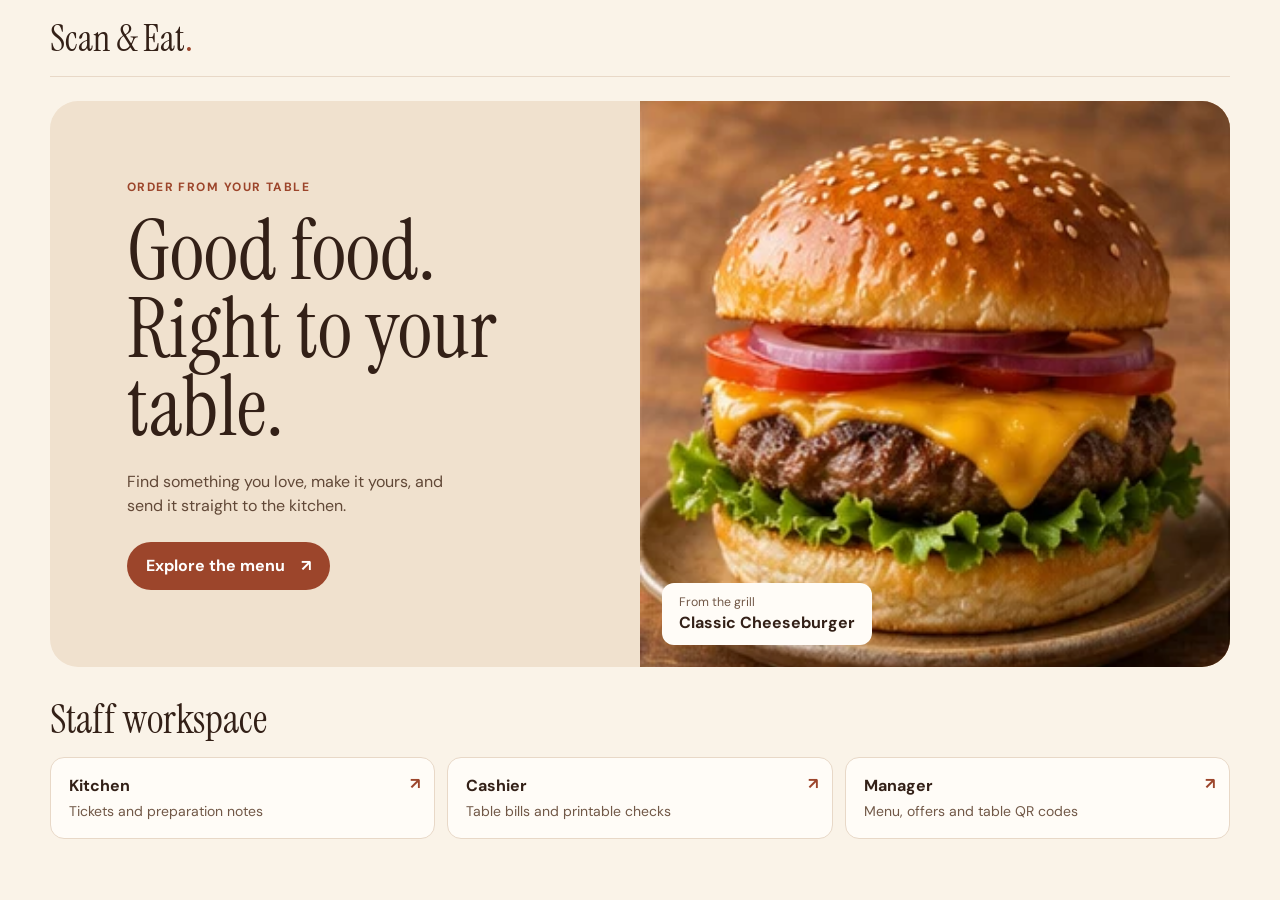
<file: index.html>
<!DOCTYPE html>
<!-- Entry points for the Scan & Eat restaurant demo. -->
<html lang="en">
<head>
    <meta charset="utf-8">
    <meta name="viewport" content="width=device-width, initial-scale=1">
    <title>Scan &amp; Eat | Dine-in ordering</title>
    <link rel="stylesheet" href="shared/css/tokens.css">
    <link rel="stylesheet" href="shared/css/landing.css">
</head>
<body>
    <header class="site-header">
        <a class="wordmark" href="./">Scan &amp; Eat<span>.</span></a>
        <span id="mode-badge" hidden></span>
    </header>
    <main>
        <section class="hero">
            <div class="hero-copy">
                <p class="eyebrow">Order from your table</p>
                <h1>Good food.<br>Right to your table.</h1>
                <p>Find something you love, make it yours, and send it straight to the kitchen.</p>
                <a class="primary-link" id="menu-link" href="customer/index.html">Explore the menu <span aria-hidden="true">↗</span></a>
            </div>
            <figure class="hero-photo">
                <img width="840" height="760" src="assets/menu/11.webp" alt="A grilled cheeseburger with melted cheddar, lettuce and red onion">
                <figcaption><span>From the grill</span><strong>Classic Cheeseburger</strong></figcaption>
            </figure>
        </section>
        <section class="workspace" aria-labelledby="staff-title">
            <div class="workspace-heading">
                <h2 id="staff-title">Staff workspace</h2>
                <p id="demo-hint" hidden>Place an order, then open Kitchen or Cashier in this browser to see it arrive.</p>
            </div>
            <div class="role-grid">
                <a id="kitchen-link" href="kitchen/login.html" target="_blank" rel="noopener">
                    <strong>Kitchen</strong><span>Tickets and preparation notes</span><b aria-hidden="true">↗</b>
                </a>
                <a href="cashier/index.html" target="_blank" rel="noopener">
                    <strong>Cashier</strong><span>Table bills and printable checks</span><b aria-hidden="true">↗</b>
                </a>
                <a id="admin-link" href="admin/login.html" target="_blank" rel="noopener">
                    <strong>Manager</strong><span>Menu, offers and table QR codes</span><b aria-hidden="true">↗</b>
                </a>
            </div>
        </section>
    </main>
    <script src="shared/js/config.js"></script>
    <script src="shared/js/demo-store.js"></script>
    <script src="shared/js/image-fallback.js"></script>
    <script src="landing.js"></script>
</body>
</html>
</file>
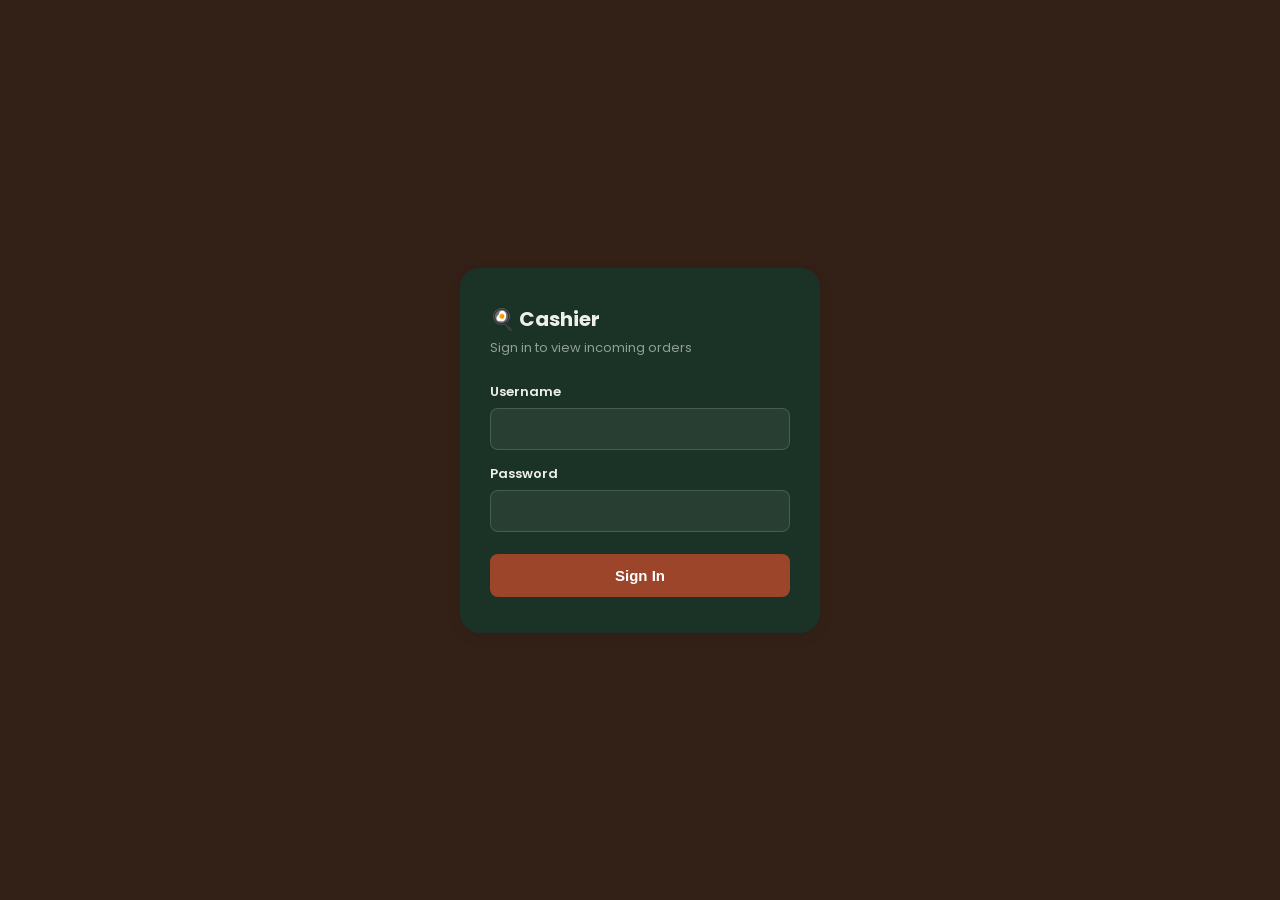
<file: cashier/index.html>
<!DOCTYPE html>
<!-- Cashier workspace for selecting table orders and printing checks. -->
<html lang="en">
<head>
    <meta charset="utf-8">
    <meta name="viewport" content="width=device-width, initial-scale=1">
    <title>Cashier | Scan &amp; Eat</title>
    <link rel="stylesheet" href="../shared/css/tokens.css">
    <link rel="stylesheet" href="cashier.css">
</head>
<body>
    <header class="bar">
        <a href="../">Scan &amp; Eat</a>
        <a href="../kitchen/index.html">Kitchen ↗</a>
    </header>
    <main>
        <div class="heading">
            <div><h1>Cashier</h1><p>Find a table order and print its check.</p></div>
            <span id="connection" role="status"></span>
        </div>
        <div class="cashier-layout">
            <section class="orders" aria-labelledby="orders-title">
                <h2 id="orders-title">Table orders</h2>
                <label for="table-search">Find a table or order</label>
                <input id="table-search" type="search" placeholder="Table 03 or order 481">
                <div id="order-list"></div>
            </section>
            <section class="check-panel" aria-label="Customer check">
                <p id="check-empty">Select an order to see the check.</p>
                <article id="receipt" hidden></article>
                <button id="print-check" type="button" hidden>Print check</button>
            </section>
        </div>
    </main>
    <script src="../shared/js/config.js"></script>
    <script src="../shared/js/auth.js"></script>
    <script src="../shared/js/api-client.js"></script>
    <script src="../shared/js/demo-store.js"></script>
    <script src="../shared/js/demo-orders.js"></script>
    <script src="cashier.js"></script>
</body>
</html>
</file>
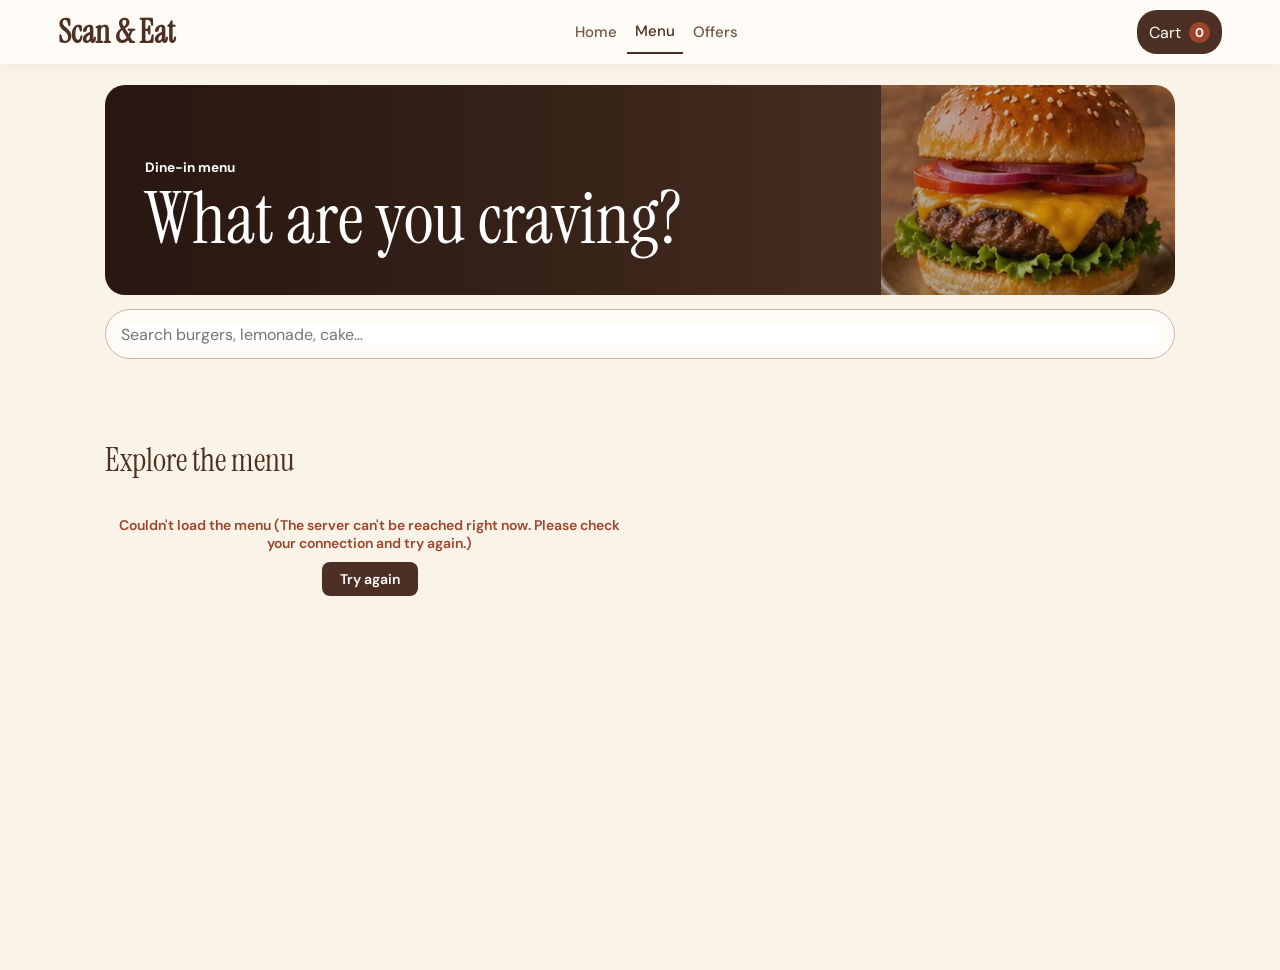
<file: customer/index.html>
<!--
  FILE: customer/index.html
  PURPOSE: The customer-facing single-page app (Home / Menu / Offers / Cart).
  LOGIC:   This is HTMLPage1.html reorganized into its new customer/ home
           (see 05-FRONTEND-ARCHITECTURE.md section 1's recommended layout),
           with one structural change: the category cards, the two
           highlight boxes, the 30 menu items and the 5 offer cards are no
           longer typed directly into this file - they are empty containers
           now, filled in by customer/js/app.js from customer/js/api.js
           (which calls the real backend, falling back to
           customer/js/demo-data.js if it isn't running yet). Every element
           id the original inline JS depended on is preserved so the cart/
           router/search behaviour carries over unchanged.
-->
<!DOCTYPE html>
<html lang="en" dir="ltr">
<head>
    <meta charset="UTF-8">
    <meta name="viewport" content="width=device-width, initial-scale=1.0">
    <title>Scan & Eat - Premium Digital Menu</title>
    <link rel="preconnect" href="https://fonts.googleapis.com">
    <link rel="preconnect" href="https://fonts.gstatic.com" crossorigin>
    <link href="https://fonts.googleapis.com/css2?family=DM+Sans:wght@400;500;600;700&family=Instrument+Serif:ital@0;1&display=swap" rel="stylesheet">
    <link rel="stylesheet" href="../shared/css/tokens.css">
    <link rel="stylesheet" href="css/style.css">
</head>
<body>

    <header class="main-header">
        <div class="header-container">
            <h1 class="brand-name">Scan & Eat</h1>
            <nav class="nav-bar">
                <a href="#" class="nav-link" data-target="home">Home</a>
                <a href="#" class="nav-link active" data-target="menu">Menu</a>
                <a href="#" class="nav-link" data-target="offers">Offers</a>
            </nav>
            <button class="cart-icon-container" type="button" data-target="cart">
                <span>Cart</span>
                <span id="cart-count" class="cart-badge">0</span>
            </button>
        </div>
    </header>

    <div id="demo-mode-banner" hidden></div>

    <main class="content-wrapper">

        <section id="home" class="page-section">
            <div class="hero-image">
                <img src="../assets/menu/bistro.webp" alt="Restaurant Interior">
            </div>
            <div class="about-container">
                <h2>About Scan & Eat</h2>
                <p class="establishment-date" id="establishment-date">&nbsp;</p>
                <p class="description" id="about-description">Loading...</p>

                <div class="certificates">
                    <h3>Quality & Awards</h3>
                    <ul id="certificates-list"></ul>
                </div>
            </div>
        </section>

        <section id="menu" class="page-section active">
            <div class="welcome-banner">
                <div>
                    <p id="menu-table-label">Dine-in menu</p>
                    <h2>What are you craving?</h2>
                </div>
            </div>

            <div class="search-section-container">
                <div class="search-bar-wrapper">
                    <input type="search" id="menu-search-input" aria-label="Search the menu" placeholder="Search burgers, lemonade, cake…">
                    <button id="clear-search-btn" type="button" aria-label="Clear search">✕</button>
                </div>
                <div id="search-history-dropdown" class="search-history-hidden">
                    <div class="history-header">Recent Searches:</div>
                    <ul id="history-items-list"></ul>
                </div>
            </div>

            <!-- Populated by renderCategories() in app.js: "All Dishes" + every
                 CategoryDto returned by GET /api/categories -->
            <div class="categories-grid-container" id="categories-grid-container"></div>

            <!-- Populated by renderHighlights() in app.js: the computed best
                 seller (GET /api/products/best-sellers) and the featured
                 offer (Offer.IsFeatured from GET /api/offers) -->
            <div id="menu-highlights" class="highlights-row-layout"></div>

            <!-- Populated by renderMenuList() in app.js: filtered ProductDto[]
                 from GET /api/products, re-rendered on every search/category
                 change -->
            <h2 id="menu-results-heading">Explore the menu</h2>
            <p id="search-count" role="status"></p>
            <div class="menu-list" id="main-menu-items-wrapper">
                <p class="menu-empty-msg">Loading menu…</p>
            </div>
        </section>

        <section id="offers" class="page-section">
            <div class="offers-header">
                <h2>Meals to share</h2>
            </div>
            <!-- Populated by renderOffers() in app.js from GET /api/offers -->
            <div class="offers-column-grid" id="offers-grid-container"></div>
        </section>

        <section id="cart" class="page-section">
            <div class="cart-wrapper">
                <h2>Your Ordered Items</h2>
                <div id="table-number-display" class="table-info-alert">Scanning Table Number QR...</div>

                <div id="cart-items-container" class="cart-items-list">
                    <p class="empty-cart-msg">Your cart is empty. Explore the menu to add a dish.</p>
                </div>

                <div class="cart-summary-box">
                    <div class="summary-row"><span>Subtotal</span><span id="subtotal-price">EGP 0</span></div>
                    <div class="summary-row"><span>VAT (14%)</span><span id="tax-price">EGP 0</span></div>
                    <hr class="summary-divider">
                    <div class="summary-row total-row"><span>Total</span><span id="total-price">EGP 0</span></div>
                </div>

                <button id="submit-order-btn" class="submit-order-action" disabled>Send Order to Kitchen</button>
            </div>
        </section>

    </main>

    <div id="toast-notification" role="status" class="toast-hidden">Item added to basket!</div>
    <div id="undo-notification" class="undo-toast-hidden">
        <span id="undo-msg">Item removed.</span>
        <button id="undo-action-btn">Undo</button>
    </div>

    <script src="js/config.js"></script>
    <script src="../shared/js/demo-store.js"></script>
    <script src="../shared/js/demo-orders.js"></script>
    <script src="js/demo-data.js"></script>
    <script src="js/api.js"></script>
    <script src="js/app.js"></script>
    <script src="../shared/js/image-fallback.js"></script>
</body>
</html>
</file>
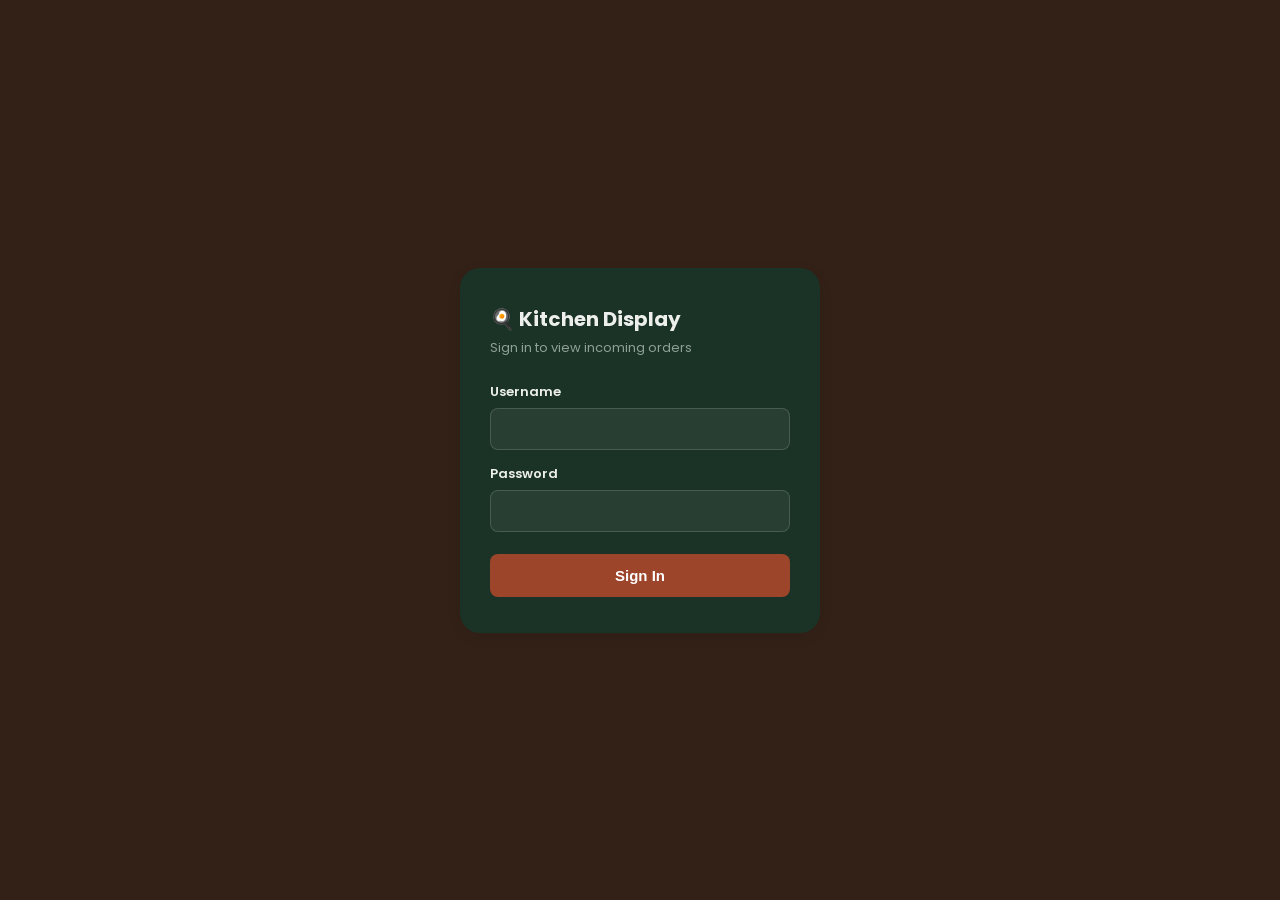
<file: kitchen/index.html>
<!--
  FILE: kitchen/index.html
  PURPOSE: The live Kitchen Display board - guarded behind staff login,
           loads open orders, connects to OrderHub over SignalR, and shows
           status buttons per 07-REALTIME-ORDER-FLOW.md.
-->
<!DOCTYPE html>
<html lang="en">
<head>
    <meta charset="UTF-8">
    <meta name="viewport" content="width=device-width, initial-scale=1.0">
    <title>Kitchen Display - Scan & Eat</title>
    <link rel="stylesheet" href="css/board.css">
</head>
<body>
    <header class="kds-topbar">
        <div class="brand">Scan &amp; Eat <span>Kitchen</span></div>
        <div class="topbar-right">
            <span id="connection-indicator" role="status">Connecting…</span>
            <span id="staff-name"></span>
            <button id="logout-btn">Sign Out</button>
        </div>
    </header>

    <div id="demo-mode-banner" hidden>
        <span id="demo-mode-banner-text"></span>
        <button id="simulate-order-btn" hidden>Add sample order</button>
    </div>

    <nav class="filter-tabs" aria-label="Filter orders">
        <button class="filter-tab active" data-status="All" aria-pressed="true">All <span class="filter-count">0</span></button>
        <button class="filter-tab" data-status="Pending" aria-pressed="false">New <span class="filter-count">0</span></button>
        <button class="filter-tab" data-status="InPreparation" aria-pressed="false">Cooking <span class="filter-count">0</span></button>
        <button class="filter-tab" data-status="Ready" aria-pressed="false">Ready <span class="filter-count">0</span></button>
    </nav>

    <main>
        <p id="board-empty-msg" hidden>No open orders right now. New tickets will appear here automatically.</p>
        <div class="orders-board" id="orders-board"></div>
    </main>

    <script src="../shared/js/signalr.min.js"></script>
    <script src="../shared/js/config.js"></script>
    <script src="../shared/js/auth.js"></script>
    <script src="../shared/js/api-client.js"></script>
    <script src="../shared/js/demo-store.js"></script>
    <script src="../shared/js/demo-orders.js"></script>
    <script src="js/kitchen-demo-data.js"></script>
    <script src="js/signalr-client.js"></script>
    <script src="js/kitchen.js"></script>
</body>
</html>
</file>
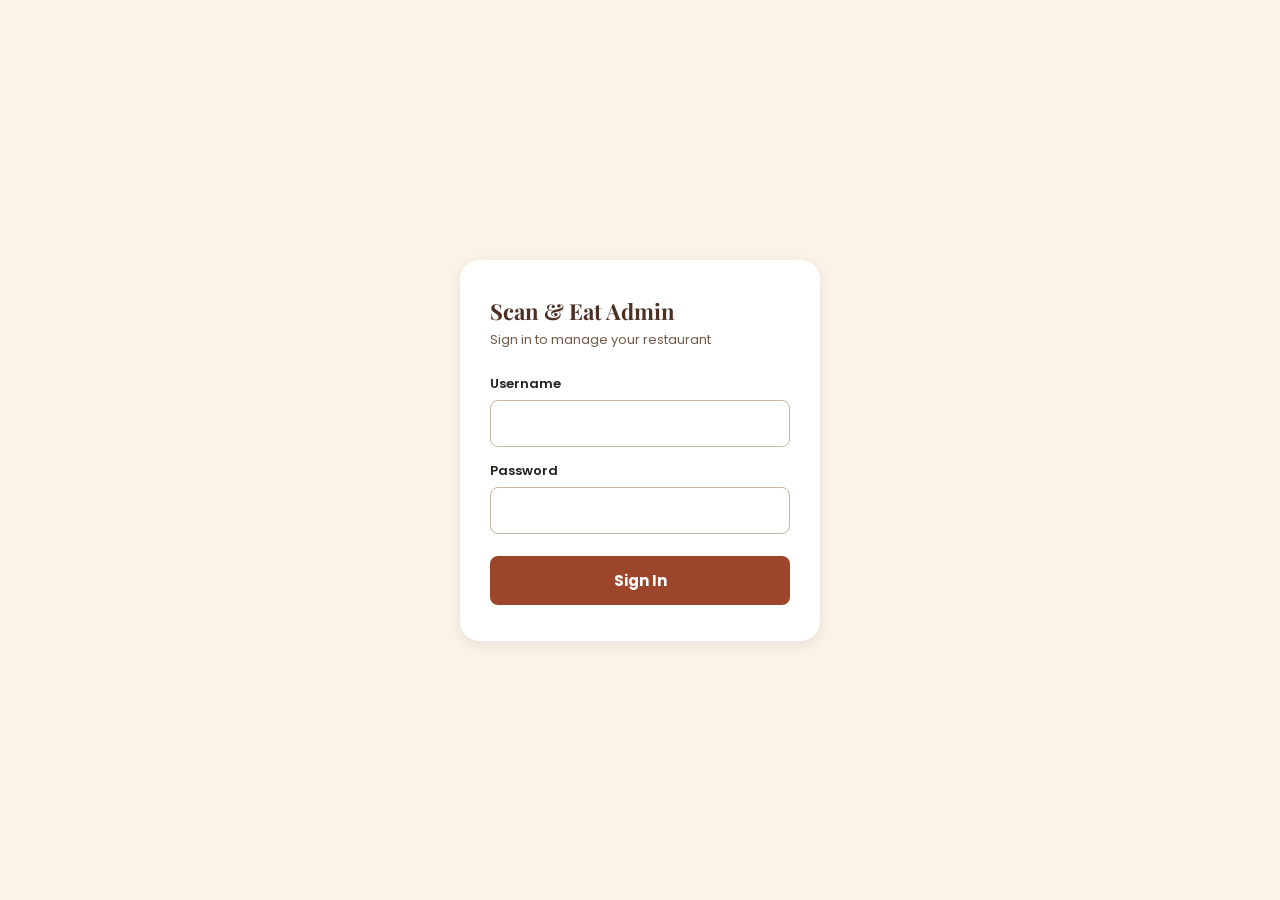
<file: admin/categories.html>
<!--
  FILE: admin/categories.html
  PURPOSE: Category management (add/edit/delete) - per
           05-FRONTEND-ARCHITECTURE.md section 4.
-->
<!DOCTYPE html>
<html lang="en">
<head>
    <meta charset="UTF-8">
    <meta name="viewport" content="width=device-width, initial-scale=1.0">
    <title>Categories - Scan & Eat Admin</title>
    <link rel="stylesheet" href="css/admin.css">
</head>
<body data-page="categories">
    <div class="admin-layout">
        <aside class="sidebar">
            <div class="sidebar-brand">Scan &amp; Eat<span>ADMIN</span></div>
            <nav class="sidebar-nav">
                <a href="dashboard.html" data-page="dashboard">📊 Dashboard</a>
                <a href="products.html" data-page="products">🍔 Products</a>
                <a href="categories.html" data-page="categories">🗂️ Categories</a>
                <a href="offers.html" data-page="offers">🎁 Offers</a>
                <a href="tables.html" data-page="tables">🔗 Tables &amp; QR</a>
            </nav>
            <div class="sidebar-footer">
                <span id="admin-name"></span>
                <button id="logout-btn">Sign Out</button>
            </div>
        </aside>

        <main class="admin-content">
            <h1 class="page-title">Categories</h1>
            <p class="page-subtitle">The sections customers scroll through at the top of the Menu page.</p>

            <div id="demo-mode-banner" hidden><span id="demo-mode-banner-text"></span></div>

            <div class="panel">
                <div class="toolbar">
                    <span></span>
                    <button class="btn btn-primary" id="add-category-btn">+ Add Category</button>
                </div>
                <table class="data-table">
                    <thead><tr><th>Order</th><th>Name</th><th>Image</th><th></th></tr></thead>
                    <tbody id="categories-table-body"></tbody>
                </table>
                <p class="empty-state" id="categories-empty-msg" hidden>No categories yet.</p>
            </div>
        </main>
    </div>

    <div class="modal-backdrop" id="category-modal" hidden>
        <div class="modal-box">
            <h3 id="category-modal-title">Add Category</h3>
            <form id="category-form">
                <input type="hidden" id="category-id">
                <div class="form-field">
                    <label for="category-name">Name</label>
                    <input type="text" id="category-name" required>
                </div>
                <div class="form-field">
                    <label for="category-image">Image URL</label>
                    <input type="text" id="category-image" placeholder="https://...">
                </div>
                <div class="form-field">
                    <label for="category-order">Display Order</label>
                    <input type="number" id="category-order" min="1" step="1" required>
                </div>
                <div class="form-actions">
                    <button type="button" class="btn btn-secondary" id="category-cancel-btn">Cancel</button>
                    <button type="submit" class="btn btn-primary" id="category-save-btn">Save</button>
                </div>
            </form>
        </div>
    </div>

    <script src="../shared/js/config.js"></script>
    <script src="../shared/js/auth.js"></script>
    <script src="../shared/js/api-client.js"></script>
    <script src="../shared/js/demo-store.js"></script>
    <script src="../customer/js/demo-data.js"></script>
    <script src="js/admin-demo-data.js"></script>
    <script src="js/nav.js"></script>
    <script src="js/categories.js"></script>
</body>
</html>
</file>
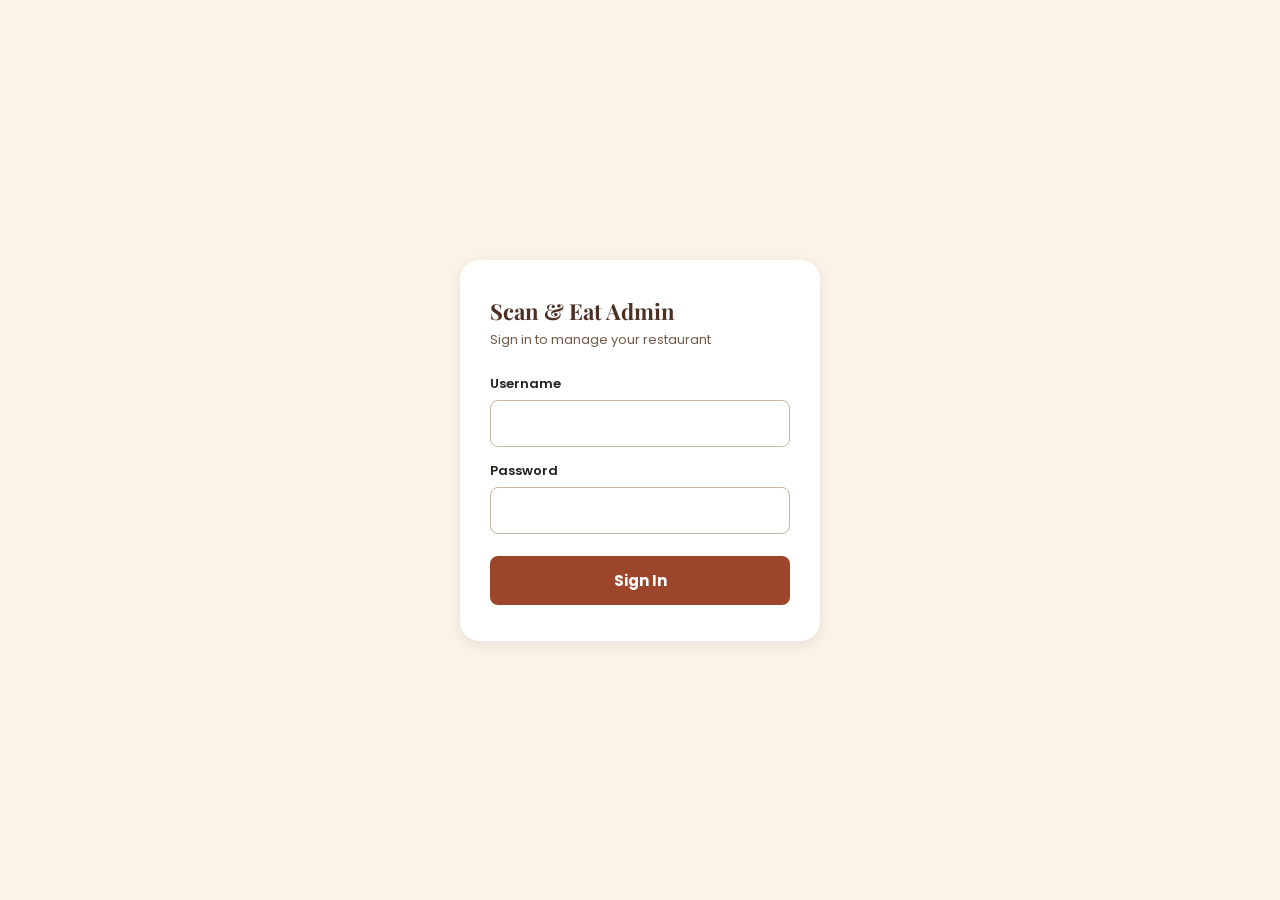
<file: admin/dashboard.html>
<!--
  FILE: admin/dashboard.html
  PURPOSE: Landing page after admin login - summary numbers and best
           sellers, per 05-FRONTEND-ARCHITECTURE.md section 4.
-->
<!DOCTYPE html>
<html lang="en">
<head>
    <meta charset="UTF-8">
    <meta name="viewport" content="width=device-width, initial-scale=1.0">
    <title>Dashboard - Scan & Eat Admin</title>
    <link rel="stylesheet" href="css/admin.css">
</head>
<body data-page="dashboard">
    <div class="admin-layout">
        <aside class="sidebar">
            <div class="sidebar-brand">Scan &amp; Eat<span>ADMIN</span></div>
            <nav class="sidebar-nav">
                <a href="dashboard.html" data-page="dashboard">📊 Dashboard</a>
                <a href="products.html" data-page="products">🍔 Products</a>
                <a href="categories.html" data-page="categories">🗂️ Categories</a>
                <a href="offers.html" data-page="offers">🎁 Offers</a>
                <a href="tables.html" data-page="tables">🔗 Tables &amp; QR</a>
            </nav>
            <div class="sidebar-footer">
                <span id="admin-name"></span>
                <button id="logout-btn">Sign Out</button>
            </div>
        </aside>

        <main class="admin-content">
            <h1 class="page-title">Dashboard</h1>
            <p class="page-subtitle">A quick look at how things are going today.</p>

            <div id="demo-mode-banner" hidden><span id="demo-mode-banner-text"></span></div>

            <div class="tile-row" id="summary-tiles">
                <div class="tile"><div class="tile-label">Orders Today</div><div class="tile-value" id="tile-orders-today">—</div></div>
                <div class="tile"><div class="tile-label">Revenue Today</div><div class="tile-value" id="tile-revenue-today">—</div></div>
                <div class="tile"><div class="tile-label">Avg. Order Value</div><div class="tile-value" id="tile-avg-order">—</div></div>
                <div class="tile"><div class="tile-label">Active Tables</div><div class="tile-value" id="tile-active-tables">—</div></div>
            </div>

            <div class="panel">
                <h2>🔥 Best Sellers (last 30 days)</h2>
                <table class="data-table">
                    <thead><tr><th>Product</th><th>Category</th><th>Orders</th><th>Price</th></tr></thead>
                    <tbody id="best-sellers-body"></tbody>
                </table>
            </div>
        </main>
    </div>

    <script src="../shared/js/config.js"></script>
    <script src="../shared/js/auth.js"></script>
    <script src="../shared/js/api-client.js"></script>
    <script src="../shared/js/demo-store.js"></script>
    <script src="../shared/js/demo-orders.js"></script>
    <script src="../customer/js/demo-data.js"></script>
    <script src="js/admin-demo-data.js"></script>
    <script src="js/nav.js"></script>
    <script src="js/dashboard.js"></script>
</body>
</html>
</file>
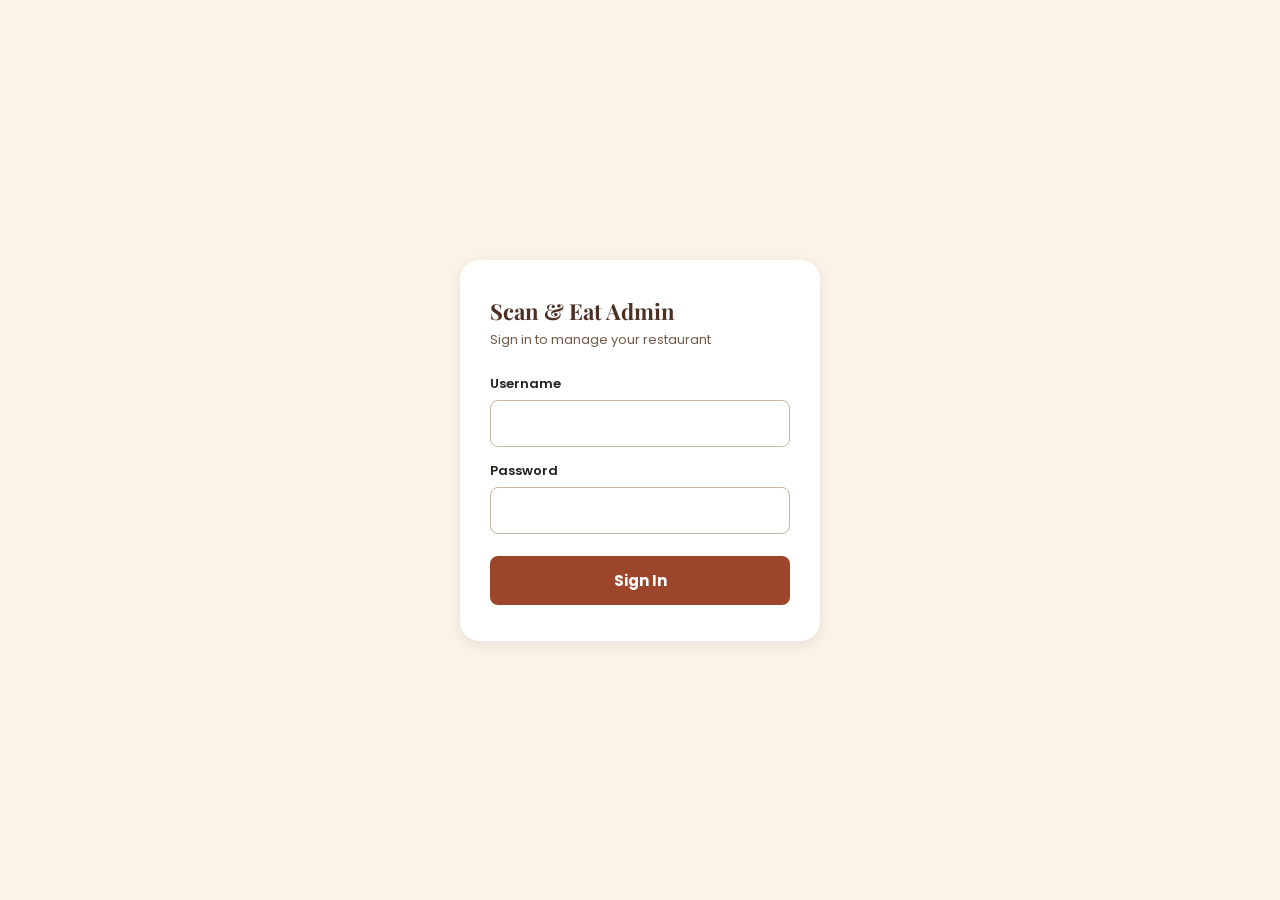
<file: admin/login.html>
<!--
  FILE: admin/login.html
  PURPOSE: Admin sign-in. Same pattern as kitchen/login.html (shared
           shared/js/login-form.js), but the demo account carries the
           Admin role, and a successful real login must also carry the
           Admin role specifically per 08-API-CONTRACT.md's Auth column -
           enforced by Auth.guardPage({requireRole:"Admin"}) on every other
           admin page, not here.
-->
<!DOCTYPE html>
<html lang="en">
<head>
    <meta charset="UTF-8">
    <meta name="viewport" content="width=device-width, initial-scale=1.0">
    <title>Admin Login - Scan & Eat</title>
    <link rel="stylesheet" href="css/admin.css">
</head>
<body>
    <div class="login-page">
        <div class="login-card">
            <h1>Scan & Eat Admin</h1>
            <p class="subtitle">Sign in to manage your restaurant</p>

            <form id="login-form">
                <label for="username">Username</label>
                <input type="text" id="username" autocomplete="username" required>

                <label for="password">Password</label>
                <input type="password" id="password" autocomplete="current-password" required>

                <div id="login-error" hidden></div>

                <button type="submit">Sign In</button>
            </form>
        </div>
    </div>

    <script src="../shared/js/config.js"></script>
    <script src="../shared/js/auth.js"></script>
    <script src="../shared/js/api-client.js"></script>
    <script src="../shared/js/login-form.js"></script>
    <script src="js/login-init.js"></script>
</body>
</html>
</file>
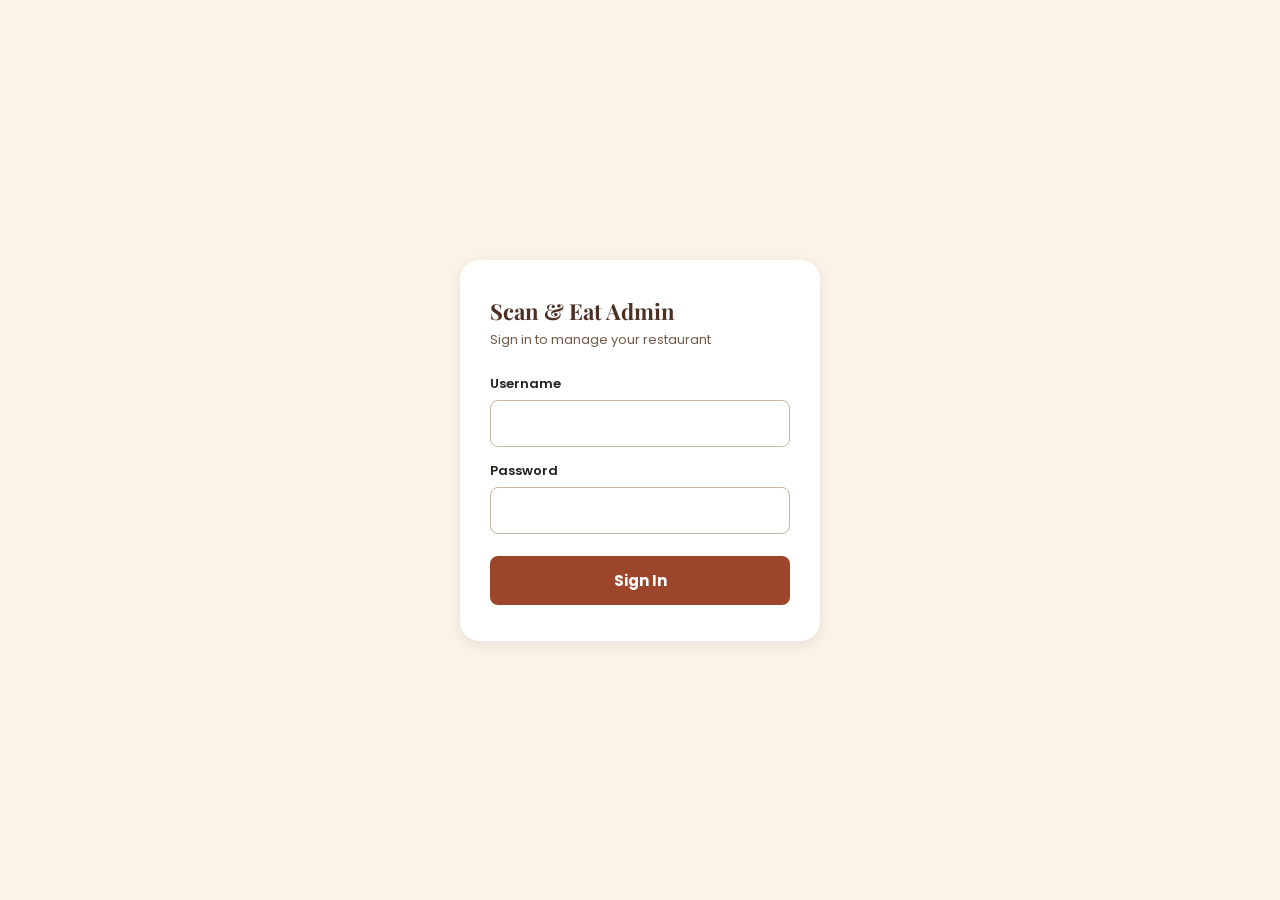
<file: admin/offers.html>
<!--
  FILE: admin/offers.html
  PURPOSE: Combo offer management, including the IsFeatured flag that
           controls the "Best Offer" highlight card on the customer Menu
           page - see 03-DATABASE-SCHEMA.md's Offer.IsFeatured.
-->
<!DOCTYPE html>
<html lang="en">
<head>
    <meta charset="UTF-8">
    <meta name="viewport" content="width=device-width, initial-scale=1.0">
    <title>Offers - Scan & Eat Admin</title>
    <link rel="stylesheet" href="css/admin.css">
</head>
<body data-page="offers">
    <div class="admin-layout">
        <aside class="sidebar">
            <div class="sidebar-brand">Scan &amp; Eat<span>ADMIN</span></div>
            <nav class="sidebar-nav">
                <a href="dashboard.html" data-page="dashboard">📊 Dashboard</a>
                <a href="products.html" data-page="products">🍔 Products</a>
                <a href="categories.html" data-page="categories">🗂️ Categories</a>
                <a href="offers.html" data-page="offers">🎁 Offers</a>
                <a href="tables.html" data-page="tables">🔗 Tables &amp; QR</a>
            </nav>
            <div class="sidebar-footer">
                <span id="admin-name"></span>
                <button id="logout-btn">Sign Out</button>
            </div>
        </aside>

        <main class="admin-content">
            <h1 class="page-title">Offers</h1>
            <p class="page-subtitle">Combo deals shown on the Offers page. Exactly one can be featured on the Menu page at a time.</p>

            <div id="demo-mode-banner" hidden><span id="demo-mode-banner-text"></span></div>

            <div class="panel">
                <div class="toolbar">
                    <span></span>
                    <button class="btn btn-primary" id="add-offer-btn">+ Add Offer</button>
                </div>
                <table class="data-table">
                    <thead><tr><th>Title</th><th>Price</th><th>Status</th><th>Featured</th><th></th></tr></thead>
                    <tbody id="offers-table-body"></tbody>
                </table>
                <p class="empty-state" id="offers-empty-msg" hidden>No offers yet.</p>
            </div>
        </main>
    </div>

    <div class="modal-backdrop" id="offer-modal" hidden>
        <div class="modal-box">
            <h3 id="offer-modal-title">Add Offer</h3>
            <form id="offer-form">
                <input type="hidden" id="offer-id">
                <div class="form-field">
                    <label for="offer-title">Title</label>
                    <input type="text" id="offer-title" required>
                </div>
                <div class="form-field">
                    <label for="offer-description">Description</label>
                    <textarea id="offer-description" required></textarea>
                </div>
                <div class="form-field">
                    <label for="offer-old-price">Old Price (EGP)</label>
                    <input type="number" id="offer-old-price" min="1" step="1" required>
                </div>
                <div class="form-field">
                    <label for="offer-new-price">New Price (EGP)</label>
                    <input type="number" id="offer-new-price" min="1" step="1" required>
                </div>
                <div class="checkbox-field">
                    <input type="checkbox" id="offer-active">
                    <label for="offer-active" style="margin:0;">Active (visible on the Offers page)</label>
                </div>
                <div class="checkbox-field">
                    <input type="checkbox" id="offer-featured">
                    <label for="offer-featured" style="margin:0;">Featured (shown as "Best Offer" on the Menu page)</label>
                </div>
                <fieldset class="offer-items">
                    <legend>Items in this offer</legend>
                    <div id="offer-items-list"></div>
                    <button type="button" class="btn btn-secondary" id="offer-add-item">Add item</button>
                </fieldset>
                <div class="form-actions">
                    <button type="button" class="btn btn-secondary" id="offer-cancel-btn">Cancel</button>
                    <button type="submit" class="btn btn-primary" id="offer-save-btn">Save</button>
                </div>
            </form>
        </div>
    </div>

    <script src="../shared/js/config.js"></script>
    <script src="../shared/js/auth.js"></script>
    <script src="../shared/js/api-client.js"></script>
    <script src="../shared/js/demo-store.js"></script>
    <script src="../customer/js/demo-data.js"></script>
    <script src="js/admin-demo-data.js"></script>
    <script src="js/nav.js"></script>
    <script src="js/offers.js"></script>
</body>
</html>
</file>
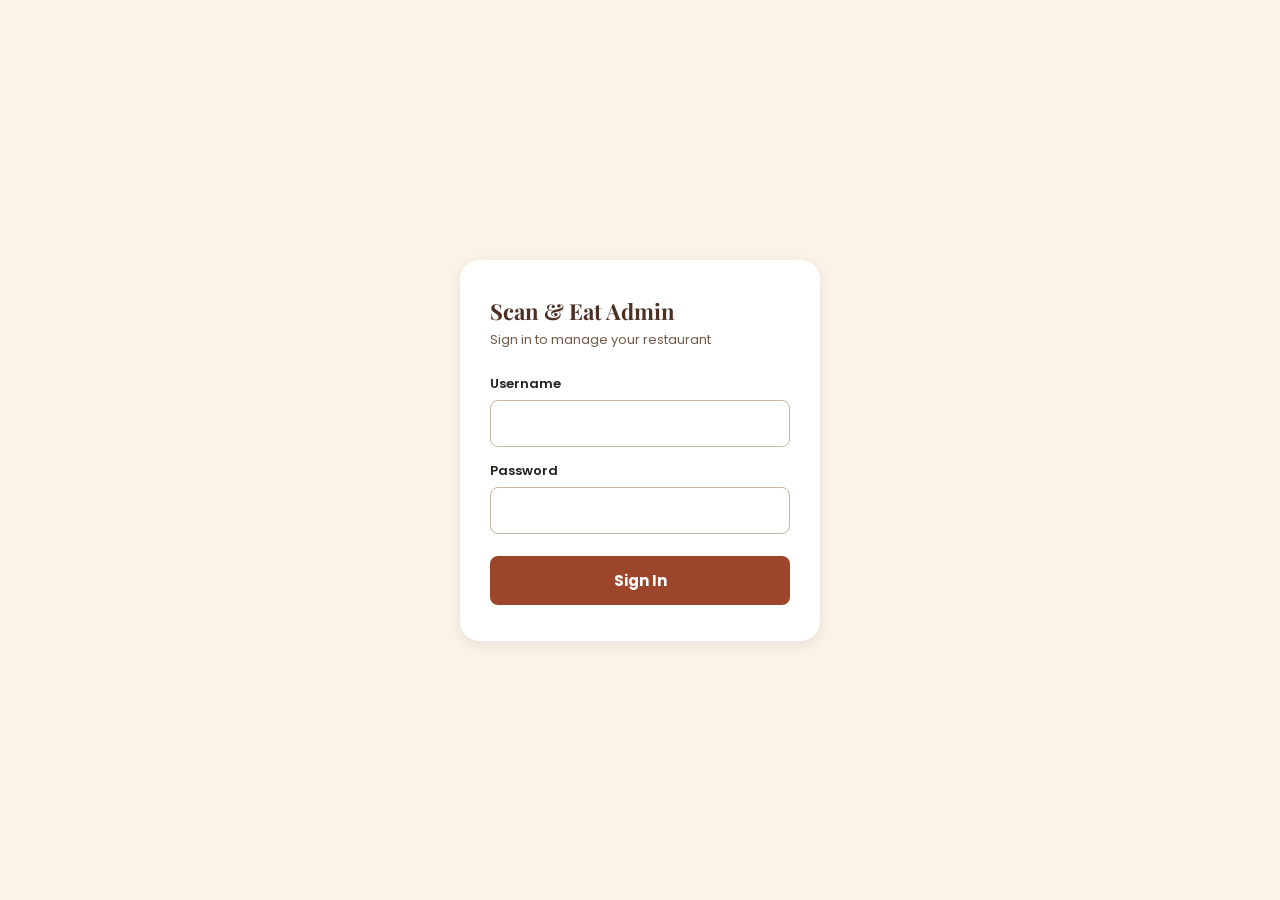
<file: admin/products.html>
<!--
  FILE: admin/products.html
  PURPOSE: Product catalog management - table, add/edit modal, and the
           one-tap Sold Out toggle, per 05-FRONTEND-ARCHITECTURE.md
           section 4 and PATCH /api/admin/products/{id}/availability in
           08-API-CONTRACT.md.
-->
<!DOCTYPE html>
<html lang="en">
<head>
    <meta charset="UTF-8">
    <meta name="viewport" content="width=device-width, initial-scale=1.0">
    <title>Products - Scan & Eat Admin</title>
    <link rel="stylesheet" href="css/admin.css">
</head>
<body data-page="products">
    <div class="admin-layout">
        <aside class="sidebar">
            <div class="sidebar-brand">Scan &amp; Eat<span>ADMIN</span></div>
            <nav class="sidebar-nav">
                <a href="dashboard.html" data-page="dashboard">📊 Dashboard</a>
                <a href="products.html" data-page="products">🍔 Products</a>
                <a href="categories.html" data-page="categories">🗂️ Categories</a>
                <a href="offers.html" data-page="offers">🎁 Offers</a>
                <a href="tables.html" data-page="tables">🔗 Tables &amp; QR</a>
            </nav>
            <div class="sidebar-footer">
                <span id="admin-name"></span>
                <button id="logout-btn">Sign Out</button>
            </div>
        </aside>

        <main class="admin-content">
            <h1 class="page-title">Products</h1>
            <p class="page-subtitle">Everything on the menu. Toggle a switch to mark something sold out instantly.</p>

            <div id="demo-mode-banner" hidden><span id="demo-mode-banner-text"></span></div>

            <div class="panel">
                <div class="toolbar">
                    <input type="text" id="product-search" aria-label="Search products" placeholder="Search products..." style="padding:9px 12px;border:1px solid var(--gray-300);border-radius:var(--radius-sm);font-size:13px;width:220px;">
                    <button class="btn btn-primary" id="add-product-btn">+ Add Product</button>
                </div>
                <table class="data-table">
                    <thead>
                        <tr><th>Product</th><th>Category</th><th>Price</th><th>Available</th><th></th></tr>
                    </thead>
                    <tbody id="products-table-body"></tbody>
                </table>
                <p class="empty-state" id="products-empty-msg" hidden>No products match your search.</p>
            </div>
        </main>
    </div>

    <div class="modal-backdrop" id="product-modal" hidden>
        <div class="modal-box">
            <h3 id="product-modal-title">Add Product</h3>
            <form id="product-form">
                <input type="hidden" id="product-id">
                <div class="form-field">
                    <label for="product-name">Name</label>
                    <input type="text" id="product-name" required>
                </div>
                <div class="form-field">
                    <label for="product-category">Category</label>
                    <select id="product-category" required></select>
                </div>
                <div class="form-field">
                    <label for="product-price">Price (EGP)</label>
                    <input type="number" id="product-price" min="1" step="1" required>
                </div>
                <div class="form-field">
                    <label for="product-description">Description</label>
                    <textarea id="product-description" required></textarea>
                </div>
                <div class="form-field">
                    <label for="product-image">Image URL</label>
                    <input type="text" id="product-image" placeholder="https://...">
                </div>
                <div class="form-actions">
                    <button type="button" class="btn btn-secondary" id="product-cancel-btn">Cancel</button>
                    <button type="submit" class="btn btn-primary" id="product-save-btn">Save</button>
                </div>
            </form>
        </div>
    </div>

    <script src="../shared/js/config.js"></script>
    <script src="../shared/js/auth.js"></script>
    <script src="../shared/js/api-client.js"></script>
    <script src="../shared/js/demo-store.js"></script>
    <script src="../customer/js/demo-data.js"></script>
    <script src="js/admin-demo-data.js"></script>
    <script src="js/nav.js"></script>
    <script src="js/products.js"></script>
</body>
</html>
</file>
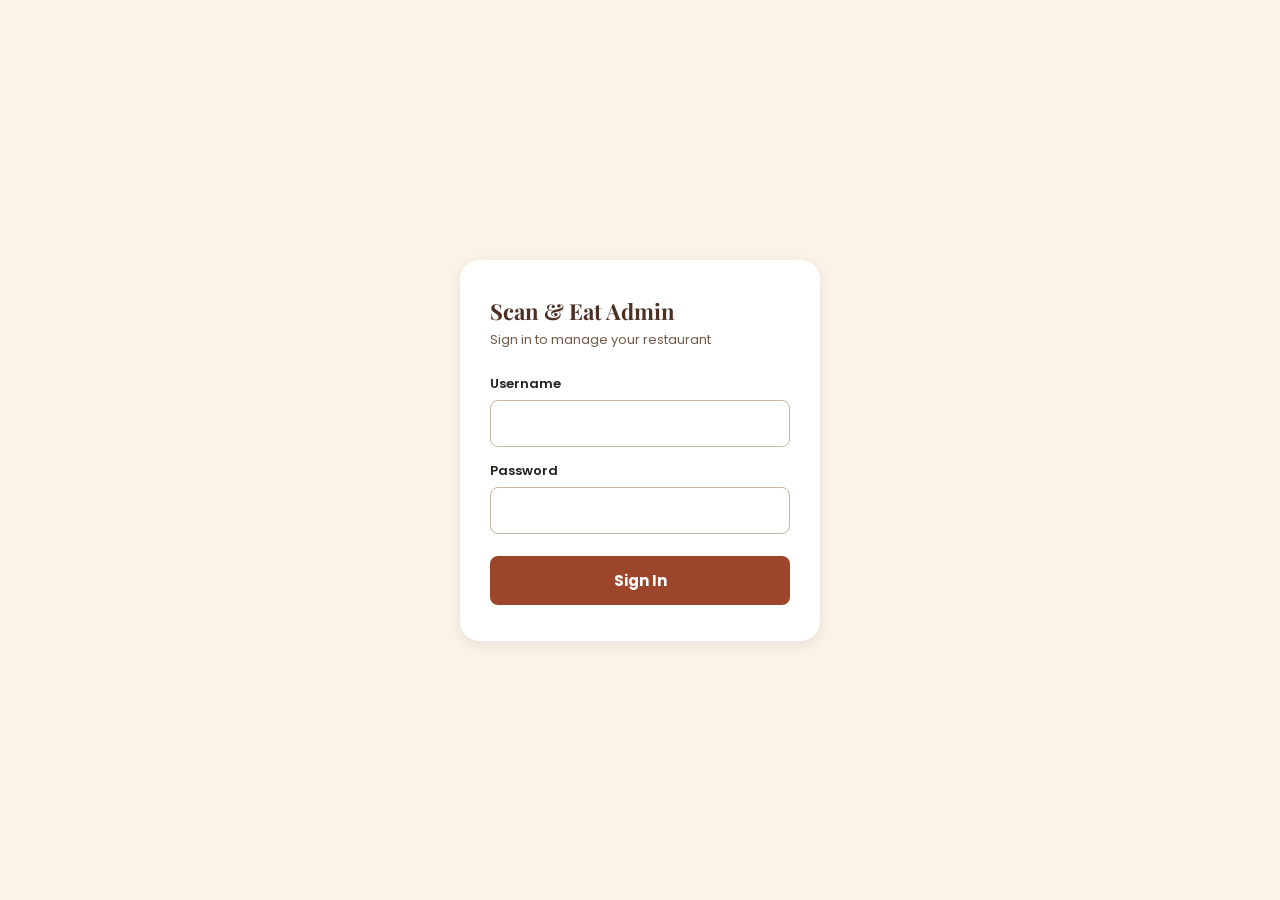
<file: admin/tables.html>
<!--
  FILE: admin/tables.html
  PURPOSE: Table management and the printable QR code per table, per
           06-QR-CODE-AND-TABLE-FLOW.md and
           GET /api/admin/tables/{id}/qr-code in 08-API-CONTRACT.md.
-->
<!DOCTYPE html>
<html lang="en">
<head>
    <meta charset="UTF-8">
    <meta name="viewport" content="width=device-width, initial-scale=1.0">
    <title>Tables & QR - Scan & Eat Admin</title>
    <link rel="stylesheet" href="css/admin.css">
</head>
<body data-page="tables">
    <div class="admin-layout">
        <aside class="sidebar">
            <div class="sidebar-brand">Scan &amp; Eat<span>ADMIN</span></div>
            <nav class="sidebar-nav">
                <a href="dashboard.html" data-page="dashboard">📊 Dashboard</a>
                <a href="products.html" data-page="products">🍔 Products</a>
                <a href="categories.html" data-page="categories">🗂️ Categories</a>
                <a href="offers.html" data-page="offers">🎁 Offers</a>
                <a href="tables.html" data-page="tables">🔗 Tables &amp; QR</a>
            </nav>
            <div class="sidebar-footer">
                <span id="admin-name"></span>
                <button id="logout-btn">Sign Out</button>
            </div>
        </aside>

        <main class="admin-content">
            <h1 class="page-title">Tables &amp; QR Codes</h1>
            <p class="page-subtitle">Each table gets its own unguessable QR link - see 06-QR-CODE-AND-TABLE-FLOW.md.</p>

            <div id="demo-mode-banner" hidden><span id="demo-mode-banner-text"></span></div>

            <div class="panel">
                <div class="toolbar">
                    <form id="add-table-form" style="display:flex;gap:8px;">
                        <input type="text" id="new-table-number" placeholder="Table number, e.g. 06" required style="padding:9px 12px;border:1px solid var(--gray-300);border-radius:var(--radius-sm);font-size:13px;">
                        <button type="submit" class="btn btn-primary">+ Add Table</button>
                    </form>
                </div>
                <table class="data-table">
                    <thead><tr><th>Table</th><th>Status</th><th>QR</th><th></th></tr></thead>
                    <tbody id="tables-table-body"></tbody>
                </table>
            </div>
        </main>
    </div>

    <div class="modal-backdrop" id="qr-modal" hidden>
        <div class="modal-box" style="text-align:center;">
            <h3 id="qr-modal-title">Table QR Code</h3>
            <div class="qr-box" style="width:220px;height:220px;margin:0 auto 14px;" id="qr-image-wrapper">
                <span>Loading…</span>
            </div>
            <p id="qr-demo-note" style="font-size:12px;color:var(--brand-text-muted);margin-bottom:14px;" hidden>
                Demo orders are shared across tabs in this browser.
            </p>
            <div class="form-actions" style="justify-content:center;">
                <a id="qr-open-menu" class="btn btn-primary" target="_blank" rel="noopener" hidden>Open table menu</a>
                <a id="qr-download-btn" class="btn btn-secondary" download>Download</a>
                <button type="button" class="btn btn-secondary" id="qr-print-btn">Print</button>
                <button type="button" class="btn btn-primary" id="qr-close-btn">Close</button>
            </div>
        </div>
    </div>

    <script src="../shared/js/config.js"></script>
    <script src="../shared/js/auth.js"></script>
    <script src="../shared/js/api-client.js"></script>
    <script src="../shared/js/demo-store.js"></script>
    <script src="../customer/js/demo-data.js"></script>
    <script src="js/admin-demo-data.js"></script>
    <script src="js/nav.js"></script>
    <script src="../shared/js/demo-qr-encoder.js"></script>
    <script src="js/tables.js"></script>
</body>
</html>
</file>
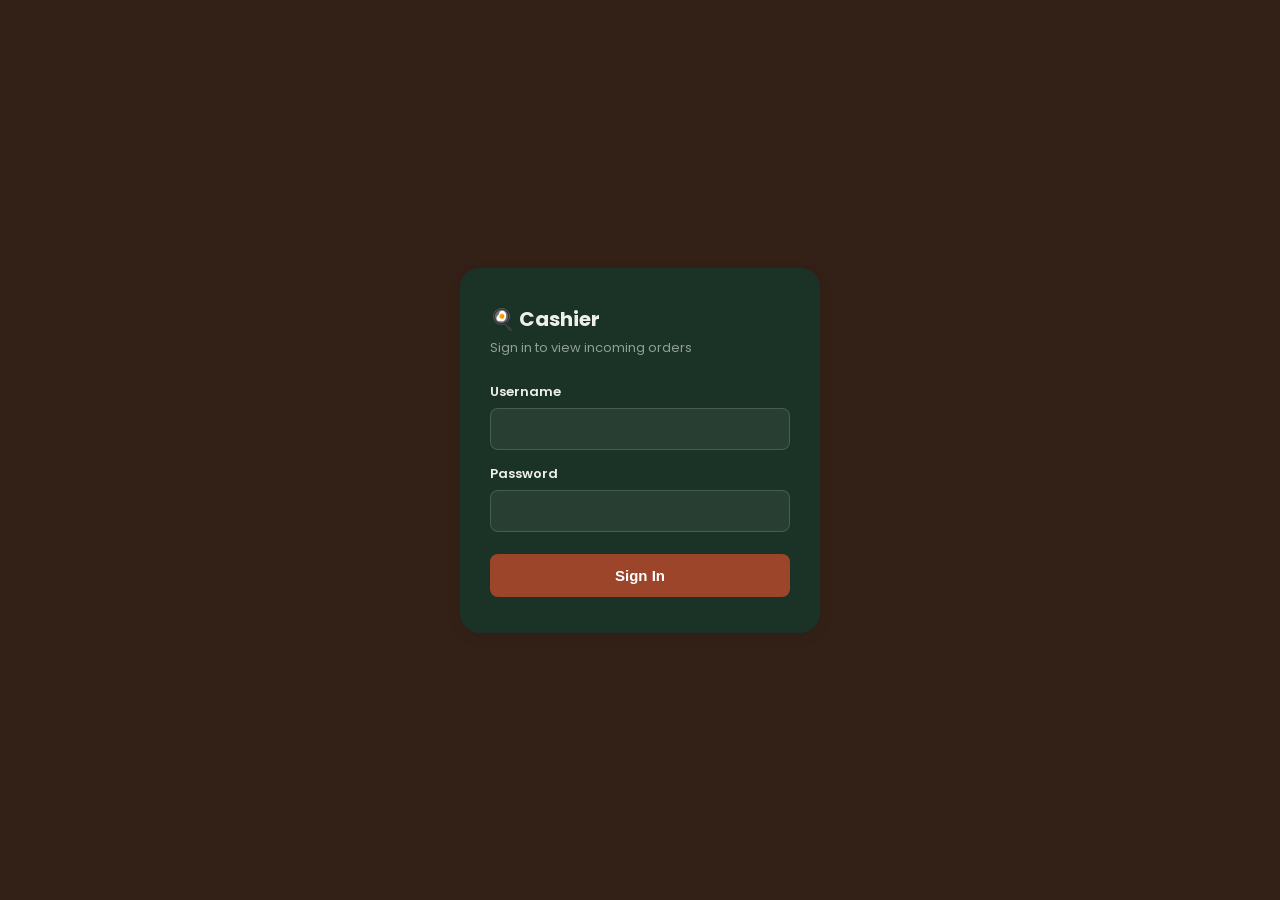
<file: cashier/login.html>
<!--
  FILE: kitchen/login.html
  PURPOSE: Staff sign-in for the Cashier. Posts to
           POST /api/auth/login via shared/js/login-form.js and stores the
           returned JWT, per 05-FRONTEND-ARCHITECTURE.md section 3.
-->
<!DOCTYPE html>
<html lang="en">
<head>
    <meta charset="UTF-8">
    <meta name="viewport" content="width=device-width, initial-scale=1.0">
    <title>Cashier Login - Scan & Eat</title>
    <link rel="stylesheet" href="../kitchen/css/kitchen.css">
</head>
<body>
    <div class="login-page">
        <div class="login-card">
            <h1>🍳 Cashier</h1>
            <p class="subtitle">Sign in to view incoming orders</p>

            <form id="login-form">
                <label for="username">Username</label>
                <input type="text" id="username" autocomplete="username" required>

                <label for="password">Password</label>
                <input type="password" id="password" autocomplete="current-password" required>

                <div id="login-error" hidden></div>

                <button type="submit">Sign In</button>
            </form>
        </div>
    </div>

    <script src="../shared/js/config.js"></script>
    <script src="../shared/js/auth.js"></script>
    <script src="../shared/js/api-client.js"></script>
    <script src="../shared/js/login-form.js"></script>
    <script src="login-init.js"></script>
</body>
</html>
</file>
<file: shared/css/tokens.css>
/*
  FILE: shared/css/tokens.css
  PURPOSE: Design tokens (CSS custom properties) shared by the Kitchen Display
           System and the Admin Dashboard. NOT used by the customer app, which
           keeps its own copy of the brand colors in customer/css/style.css so
           it stays a fully self-contained, independently-deployable folder
           (see 05-FRONTEND-ARCHITECTURE.md, "why three separate front-ends").
  LOGIC:   - The first block repeats the customer app's exact brand palette so
             all three tools are recognizably one product.
           - The second block adds tokens that only staff tools need: order
             status colors (Pending/InPreparation/Ready/Delivered/Cancelled)
             and a neutral gray scale for tables, borders and disabled states.
           - Kitchen and Admin each layer their own theme on top of these
             tokens in kitchen.css / admin.css (dark operational display for
             Kitchen, light data-dense layout for Admin) - see the header
             comments in those files for the reasoning.
*/

:root {
    /* Brand palette - identical values to customer/css/style.css by design */
    --brand-cream: #FAF3E8;
    --brand-green: #4D3024;
    --brand-green-deep: #332017;
    --brand-green-soft: #684637;
    --brand-white: #FFFCF7;
    --brand-orange: #9C452B;
    --brand-text-muted: #715847;

    /* Order status colors - used consistently on every status pill/badge
       across the Kitchen Display and the Admin Dashboard */
    --status-pending-bg: #FCEAE0;
    --status-pending-fg: #B7502A;
    --status-preparation-bg: #FDF3D6;
    --status-preparation-fg: #92700B;
    --status-ready-bg: #E1F0E7;
    --status-ready-fg: #1E4D3A;
    --status-delivered-bg: #E9ECEA;
    --status-delivered-fg: #5B6660;
    --status-cancelled-bg: #F7E4E4;
    --status-cancelled-fg: #A13A3A;

    /* Neutral scale for admin tables, borders, disabled UI */
    --gray-50: #F8F0E6;
    --gray-100: #F3E9DD;
    --gray-200: #E8D8C7;
    --gray-300: #CBB4A1;
    --gray-500: #746250;
    --gray-700: #4B473E;
    --gray-900: #24221D;

    /* Type scale (shared sizing rhythm; each app picks its own font-family) */
    --step-xs: 12px;
    --step-sm: 13px;
    --step-base: 14px;
    --step-md: 16px;
    --step-lg: 19px;
    --step-xl: 24px;
    --step-2xl: 30px;

    --radius-sm: 8px;
    --radius-md: 14px;
    --radius-lg: 20px;
    --shadow-card: 0 4px 14px rgba(20, 40, 30, 0.08);
}


:focus-visible { outline: 3px solid #986015; outline-offset: 3px; }
[hidden] { display: none !important; }
.photo-unavailable { opacity: 0; }
@media (prefers-reduced-motion: reduce) {
    *, *::before, *::after { animation-duration: .01ms !important; transition-duration: .01ms !important; }
}
</file>
<file: shared/css/landing.css>
/* Warm storefront and role navigation for the demo. */
@import url('https://fonts.googleapis.com/css2?family=DM+Sans:wght@400;500;600;700&family=Instrument+Serif:ital@0;1&display=swap');

* { box-sizing: border-box; }
body { margin: 0; background: var(--brand-cream); color: var(--brand-green-deep); font: 16px/1.5 "DM Sans", sans-serif; }
.site-header, main { width: min(calc(100% - 48px), 1180px); margin-inline: auto; }
.site-header { display: flex; justify-content: space-between; align-items: center; min-height: 77px; border-bottom: 1px solid var(--gray-200); gap: 16px; }
.wordmark { color: inherit; font: 37px/1 "Instrument Serif", Georgia, serif; text-decoration: none; }
.wordmark span { color: var(--brand-orange); }
#mode-badge { padding: 6px 12px; border-radius: 100px; background: #efe1d0; color: #603e2b; font-size: .8rem; font-weight: 700; }
.hero { display: grid; grid-template-columns: 1fr 1fr; align-items: stretch; margin-top: 24px; border-radius: 28px; overflow: hidden; background: #f0e1ce; }
.hero-copy { padding: clamp(32px, 6vw, 86px); align-self: center; }
.eyebrow { margin: 0 0 16px; color: var(--brand-orange); letter-spacing: .12em; font-weight: 700; text-transform: uppercase; font-size: .75rem; }
h1, h2 { font: 400 clamp(3.25rem, 6.5vw, 6.3rem)/.94 "Instrument Serif", Georgia, serif; margin: 0; }
.hero-copy > p:not(.eyebrow) { color: #614837; max-width: 29ch; margin: 24px 0; }
.primary-link { display: inline-flex; gap: 16px; align-items: center; background: var(--brand-orange); color: white; padding: 12px 19px; border-radius: 100px; text-decoration: none; font-weight: 700; min-height: 48px; }
.hero-photo { position: relative; min-height: 340px; margin: 0; background: #bd936e; }
.hero-photo img { position: absolute; width: 100%; height: 100%; object-fit: cover; }
.hero-photo figcaption { position: absolute; bottom: 22px; left: 22px; background: var(--brand-white); padding: 10px 17px; border-radius: 12px; display: grid; }
.hero-photo figcaption span { color: var(--brand-text-muted); font-size: .77rem; }
.workspace { padding: 34px 0 46px; }
.workspace h2 { font-size: 2.5rem; }
.workspace p { margin: 6px 0 0; color: var(--brand-text-muted); }
.role-grid { display: grid; grid-template-columns: repeat(3, 1fr); gap: 12px; margin-top: 18px; }
.role-grid a { position: relative; display: grid; gap: 3px; color: inherit; text-decoration: none; padding: 16px 38px 16px 18px; border: 1px solid var(--gray-200); border-radius: 14px; background: var(--brand-white); }
.role-grid a:hover, .primary-link:hover { box-shadow: 0 4px 16px #51311b29; }
.role-grid span { color: var(--brand-text-muted); font-size: .875rem; }
.role-grid b { position: absolute; right: 14px; top: 14px; color: var(--brand-orange); }
@media (max-width: 680px) {
    .site-header, main { width: calc(100% - 28px); }
    .hero, .role-grid { grid-template-columns: 1fr; }
    .hero-photo { min-height: 235px; }
    .hero-copy { padding: 28px 24px; }
}
</file>
<file: cashier/cashier.css>
/* Cashier order selection, check preview and receipt print layout. */
* { box-sizing: border-box; }
body { margin: 0; background: var(--brand-cream); color: var(--brand-green-deep); font: 16px/1.5 system-ui, sans-serif; }
.bar { display: flex; justify-content: space-between; padding: 16px max(18px, calc((100% - 1100px)/2)); background: var(--brand-green-deep); color: white; }
.bar a { color: inherit; font-weight: 700; }
main { max-width: 1136px; padding: 26px 18px; margin: auto; }
.heading { display: flex; flex-wrap: wrap; align-items: center; justify-content: space-between; gap: 8px; margin-bottom: 20px; }
h1, h2, p { margin: 0; }
.heading p, #connection, #check-empty, small { color: var(--brand-text-muted); }
.cashier-layout { display: grid; grid-template-columns: minmax(250px, 1fr) minmax(0, 1.4fr); align-items: start; gap: 16px; }
.orders, .check-panel { padding: 20px; border-radius: 16px; background: var(--brand-white); border: 1px solid var(--gray-200); }
label { display: block; margin: 10px 0 4px; }
input, button { font: inherit; min-height: 44px; }
input { width: 100%; border: 1px solid var(--gray-300); border-radius: 8px; padding: 8px 10px; }
#order-list { display: grid; gap: 8px; margin-top: 12px; }
#order-list button { display: flex; justify-content: space-between; gap: 10px; text-align: left; padding: 10px; border: 1px solid var(--gray-200); border-radius: 9px; background: var(--brand-white); color: inherit; cursor: pointer; }
#order-list button[aria-pressed="true"] { background: var(--brand-cream); border-color: var(--brand-orange); }
small { display: block; }
#receipt header { text-align: center; margin-bottom: 20px; }
#receipt table { width: 100%; border-collapse: collapse; font-variant-numeric: tabular-nums; }
#receipt td, #receipt th { text-align: right; padding: 8px 3px; border-bottom: 1px solid var(--gray-200); }
#receipt td:first-child, #receipt th:first-child { text-align: left; }
#receipt dl { display: grid; grid-template-columns: 1fr auto; gap: 4px 8px; }
#receipt dd { margin: 0; text-align: right; }
#print-check { width: 100%; color: white; background: var(--brand-orange); border: 0; border-radius: 9px; font-weight: 700; cursor: pointer; }
@media (max-width: 660px) {
    .cashier-layout { grid-template-columns: 1fr; }
    .check-panel, .orders { padding: 12px; }
    #receipt table { font-size: .82rem; }
}
@media print {
    .bar, .heading, .orders, #print-check, #check-empty { display: none; }
    body, main, .cashier-layout, .check-panel { display: block; background: white; color: black; margin: 0; padding: 0; border: 0; }
    #receipt { max-width: 80mm; margin-inline: auto; font: 9pt/1.35 monospace; }
    #receipt tr { break-inside: avoid; }
}
</file>
<file: customer/css/style.css>
/*
  FILE: customer/css/style.css
  PURPOSE: Visual styling for the customer-facing app (Home, Menu, Offers,
           Cart). This is the ORIGINAL StyleSheet1.css content, unchanged,
           because 01-PROJECT-OVERVIEW.md lists the customer UI as already
           "Built" and 05-FRONTEND-ARCHITECTURE.md explicitly names this
           warm cream/green/orange palette as "the one chosen" - a decided
           brand, not something to redesign.
  LOGIC:   Everything down to the "NEW STATES" marker near the bottom of
           this file is byte-for-byte identical to the original. Below that
           marker are the only additions: styling for states the static
           HTML never needed because it never had real loading/error/empty
           conditions - the menu is now rendered from data (see
           customer/js/app.js), so it can legitimately be loading, empty,
           or briefly showing sample data before a real backend responds.
*/

:root {
    --bg-warm-cream: var(--brand-cream);
    --primary-green: var(--brand-green);
    --secondary-green: var(--brand-green-soft);
    --pure-white: var(--brand-white);
    --accent-orange: var(--brand-orange);
    --text-muted: var(--brand-text-muted);
}

* {
    box-sizing: border-box;
    margin: 0;
    padding: 0;
    font-family: 'DM Sans', sans-serif;
}

body {
    background-color: var(--bg-warm-cream);
    color: var(--primary-green);
    min-height: 100vh;
    overflow-x: hidden;
}

/* Fixed Header */
.main-header {
    position: fixed;
    top: 0;
    left: 0;
    width: 100%;
    background-color: var(--pure-white);
    box-shadow: 0 4px 12px rgba(30, 77, 58, 0.04);
    z-index: 1000;
}

.header-container {
    display: flex;
    justify-content: space-between;
    align-items: center;
    max-width: 1200px;
    margin: 0 auto;
    padding: 15px 20px;
}

.brand-name {
    font-family: 'Instrument Serif', serif;
    font-size: 24px;
    font-weight: 700;
}

.nav-bar {
    display: flex;
    gap: 15px;
}

.nav-link {
    text-decoration: none;
    color: var(--text-muted);
    font-weight: 500;
    font-size: 15px;
    padding: 5px 8px;
    transition: color 0.2s;
}

    .nav-link.active, .nav-link:hover {
        color: var(--primary-green);
        border-bottom: 2px solid var(--primary-green);
    }

.cart-icon-container {
    position: relative;
    cursor: pointer;
    background: var(--bg-warm-cream);
    padding: 8px 14px;
    border-radius: 20px;
}

.cart-badge {
    position: absolute;
    top: -5px;
    right: -5px;
    background-color: var(--accent-orange);
    color: white;
    font-size: 11px;
    font-weight: bold;
    border-radius: 50%;
    padding: 2px 6px;
}

/* Base Wrapper */
.content-wrapper {
    margin-top: 85px;
    padding: 15px;
    max-width: 800px; /* Centered mobile container sweet-spot */
    margin-left: auto;
    margin-right: auto;
}

.page-section {
    display: none;
}

    .page-section.active {
        display: block;
        animation: fadeIn 0.35s ease-in-out;
    }

@keyframes fadeIn {
    from {
        opacity: 0;
        transform: translateY(8px);
    }

    to {
        opacity: 1;
        transform: translateY(0);
    }
}

/* Home Section Layout */
.hero-image img {
    width: 100%;
    height: 220px;
    object-fit: cover;
    border-radius: 16px;
}

.about-container {
    margin-top: 20px;
    background: var(--pure-white);
    padding: 20px;
    border-radius: 16px;
}

.establishment-date {
    font-weight: 600;
    color: var(--accent-orange);
    margin-bottom: 10px;
}

.certificates {
    margin-top: 20px;
    background-color: var(--bg-warm-cream);
    padding: 15px;
    border-radius: 12px;
}

    .certificates h3 {
        font-size: 16px;
        margin-bottom: 8px;
    }

    .certificates ul {
        list-style: none;
    }

    .certificates li {
        margin-bottom: 6px;
        font-size: 14px;
    }

/* Menu Welcome Banner */
.welcome-banner {
    text-align: center;
    padding: 10px 0;
    margin-bottom: 15px;
}

    .welcome-banner h2 {
        font-family: 'Instrument Serif', serif;
        font-size: 19px;
        font-style: italic;
        line-height: 1.4;
    }

/* Intelligent Smart Search Component */
.search-section-container {
    position: relative;
    margin-bottom: 25px;
    width: 100%;
}

.search-bar-wrapper {
    display: flex;
    background: var(--pure-white);
    border: 1.5px solid rgba(30, 77, 58, 0.15);
    border-radius: 25px;
    padding: 6px 15px;
    align-items: center;
}

    .search-bar-wrapper input {
        flex: 1;
        border: none;
        outline: none;
        font-size: 14px;
        color: var(--primary-green);
    }

#clear-search-btn {
    background: none;
    border: none;
    color: var(--text-muted);
    font-size: 14px;
    cursor: pointer;
    padding: 0 5px;
    display: none;
}

/* Search History Dropdown Menu */
#search-history-dropdown {
    position: absolute;
    top: 50px;
    left: 0;
    width: 100%;
    background: var(--pure-white);
    border-radius: 14px;
    box-shadow: 0 8px 20px rgba(0,0,0,0.08);
    z-index: 500;
    padding: 12px;
}

.search-history-hidden {
    display: none !important;
}

.history-header {
    font-size: 12px;
    font-weight: 600;
    color: var(--text-muted);
    margin-bottom: 8px;
    text-transform: uppercase;
}

#history-items-list {
    list-style: none;
}

.history-item {
    font-size: 14px;
    padding: 8px 6px;
    cursor: pointer;
    border-radius: 6px;
    transition: background 0.2s;
    display: flex;
    justify-content: space-between;
}

    .history-item:hover {
        background: var(--bg-warm-cream);
    }

/* Large Immersive Image 2 Category Style */
.categories-grid-container {
    display: flex;
    overflow-x: auto;
    gap: 12px;
    padding-bottom: 15px;
    margin-bottom: 20px;
    scroll-behavior: smooth;
}

    .categories-grid-container::-webkit-scrollbar {
        display: none;
    }

.category-large-card {
    flex: 0 0 auto;
    position: relative;
    width: 130px;
    height: 100px;
    border-radius: 14px;
    overflow: hidden;
    cursor: pointer;
    box-shadow: 0 4px 10px rgba(0,0,0,0.04);
    border: 2.5px solid transparent;
}

    .category-large-card img {
        width: 100%;
        height: 100%;
        object-fit: cover;
        transition: transform 0.3s;
    }

.category-overlay {
    position: absolute;
    top: 0;
    left: 0;
    width: 100%;
    height: 100%;
    background: linear-gradient(to top, rgba(0,0,0,0.7) 20%, rgba(0,0,0,0.1));
    display: flex;
    align-items: flex-end;
    padding: 10px;
}

.category-large-card span {
    color: white;
    font-size: 13px;
    font-weight: 600;
}

.category-large-card.active {
    border-color: var(--accent-orange);
}

    .category-large-card.active img {
        transform: scale(1.05);
    }

/* Horizontal Highlights Row - Side by Side */
.highlights-row-layout {
    display: flex;
    gap: 15px;
    overflow-x: auto;
    padding-bottom: 10px;
    margin-bottom: 25px;
}

    .highlights-row-layout::-webkit-scrollbar {
        display: none;
    }

.highlight-horizontal-box {
    flex: 0 0 82%; /* Mobile optimized side by side display card width */
    background: var(--pure-white);
    padding: 15px;
    border-radius: 16px;
    box-shadow: 0 4px 12px rgba(0,0,0,0.01);
    border: 1px solid rgba(30, 77, 58, 0.08);
}

.highlight-tag {
    display: inline-block;
    font-size: 11px;
    background: #E8F4EE;
    color: var(--primary-green);
    font-weight: 700;
    padding: 3px 8px;
    border-radius: 6px;
    margin-bottom: 8px;
}

.highlight-horizontal-box h4 {
    font-size: 15px;
    margin-bottom: 4px;
}

.highlight-horizontal-box p {
    font-size: 12px;
    color: var(--text-muted);
    margin-bottom: 8px;
}

.highlight-footer {
    display: flex;
    justify-content: space-between;
    align-items: center;
}

    .highlight-footer .price {
        font-weight: 700;
        color: var(--accent-orange);
        font-size: 14px;
    }

/* Menu Items Standard Vertical Rows */
.menu-list {
    display: flex;
    flex-direction: column;
    gap: 16px;
}

.menu-item {
    display: flex;
    background: var(--pure-white);
    padding: 14px;
    border-radius: 16px;
    align-items: center;
    gap: 14px;
}

.item-img {
    width: 80px;
    height: 80px;
    object-fit: cover;
    border-radius: 12px;
}

.item-details {
    flex: 1;
}

.item-header {
    display: flex;
    justify-content: space-between;
    align-items: baseline;
    font-weight: 700;
    font-size: 15px;
}

.item-dots {
    flex: 1;
    border-bottom: 2px dotted #E2EAE5;
    margin: 0 10px;
}

.item-price {
    color: var(--secondary-green);
    white-space: nowrap;
}

.item-desc {
    font-size: 12px;
    color: var(--text-muted);
    margin: 4px 0 8px 0;
    line-height: 1.4;
}

.add-to-cart-btn {
    background-color: var(--primary-green);
    color: white;
    border: none;
    padding: 6px 14px;
    border-radius: 20px;
    font-size: 12px;
    font-weight: 600;
    cursor: pointer;
}

/* Independent Large Offers Screen */
.offers-header {
    text-align: center;
    margin-bottom: 20px;
}

.offers-column-grid {
    display: flex;
    flex-direction: column;
    gap: 15px;
}

.offer-card-large {
    position: relative;
    background: var(--pure-white);
    padding: 20px;
    border-radius: 16px;
}

.offer-promo-badge {
    position: absolute;
    top: 15px;
    right: 15px;
    background: var(--accent-orange);
    color: white;
    font-size: 11px;
    font-weight: bold;
    padding: 3px 8px;
    border-radius: 6px;
}

.offer-card-large h3 {
    margin-bottom: 6px;
    font-size: 16px;
    padding-right: 65px;
}

.offer-card-large p {
    font-size: 13px;
    color: var(--text-muted);
    margin-bottom: 12px;
}

.offer-pricing {
    margin-bottom: 12px;
}

.new-price {
    font-weight: 700;
    font-size: 17px;
    margin-right: 8px;
}

.old-price {
    font-size: 13px;
    text-decoration: line-through;
    color: var(--text-muted);
}

/* Basket/Cart Screen */
.cart-wrapper {
    background: var(--pure-white);
    padding: 20px;
    border-radius: 16px;
}

.table-info-alert {
    background-color: #E8F4EE;
    padding: 10px;
    border-radius: 8px;
    font-weight: 600;
    font-size: 13px;
    margin-bottom: 15px;
    text-align: center;
}

.empty-cart-msg {
    text-align: center;
    color: var(--text-muted);
    padding: 20px 0;
    font-size: 14px;
}

.cart-item-row {
    display: flex;
    justify-content: space-between;
    align-items: center;
    padding: 12px 0;
    border-bottom: 1px solid #F5F8F6;
}

.cart-item-info h4 {
    font-size: 14px;
}

.cart-item-info span {
    font-size: 12px;
    color: var(--text-muted);
}

.cart-control {
    display: flex;
    align-items: center;
    gap: 10px;
}

    .cart-control button {
        background: var(--bg-warm-cream);
        border: none;
        width: 26px;
        height: 26px;
        border-radius: 50%;
        font-weight: bold;
        cursor: pointer;
    }

.cart-summary-box {
    background: var(--bg-warm-cream);
    padding: 15px;
    border-radius: 12px;
    margin-top: 20px;
}

.summary-row {
    display: flex;
    justify-content: space-between;
    font-size: 14px;
    margin-bottom: 6px;
}

.summary-divider {
    border: none;
    border-top: 1px dashed #CEDCD3;
    margin: 8px 0;
}

.total-row {
    font-weight: 700;
    font-size: 16px;
    color: var(--primary-green);
}

.submit-order-action {
    display: block;
    width: 100%;
    background-color: var(--secondary-green);
    color: white;
    border: none;
    padding: 12px;
    border-radius: 25px;
    font-size: 15px;
    font-weight: 700;
    margin-top: 15px;
    cursor: pointer;
}

    .submit-order-action:disabled {
        background-color: #CCC;
        cursor: not-allowed;
    }

/* System Toast Notifications */
#toast-notification {
    position: fixed;
    bottom: 25px;
    left: 50%;
    transform: translateX(-50%);
    background: var(--primary-green);
    color: white;
    padding: 10px 22px;
    border-radius: 20px;
    font-size: 13px;
    z-index: 2000;
    transition: opacity 0.25s, visibility 0.25s;
}

.toast-hidden {
    opacity: 0;
    visibility: hidden;
}

.toast-show {
    opacity: 1;
    visibility: visible;
}

/* Undo Action Dynamic Sidebar Toast */
#undo-notification {
    position: fixed;
    bottom: 25px;
    right: 20px;
    background: #222;
    color: white;
    padding: 12px 18px;
    border-radius: 10px;
    font-size: 13px;
    display: flex;
    align-items: center;
    gap: 15px;
    box-shadow: 0 4px 15px rgba(0,0,0,0.2);
    z-index: 2000;
    transition: opacity 0.25s, visibility 0.25s;
}

.undo-toast-hidden {
    opacity: 0;
    visibility: hidden;
}

.undo-toast-show {
    opacity: 1;
    visibility: visible;
}

#undo-action-btn {
    background: var(--accent-orange);
    color: white;
    border: none;
    padding: 3px 10px;
    border-radius: 4px;
    font-weight: 600;
    cursor: pointer;
}

/* ===================== NEW STATES (added for API wiring) ===================== */

/* Demo-mode banner - shown across every page when the backend is unreachable
   and the app has fallen back to customer/js/demo-data.js (see DemoMode in
   customer/js/api.js). Sits just under the fixed header.
   --header-height / --banner-height are set from JS (updateHeaderOffsets()
   in app.js) rather than hardcoded, because the header's real height varies
   with viewport width (e.g. the brand name can wrap to two lines on very
   narrow phones) - a fixed pixel guess here previously caused the banner to
   overlap the header at some widths; this was caught during Playwright
   testing (see README "Bugs Found & Fixed During Testing"). */
#demo-mode-banner {
    background-color: #FFF4E5;
    color: #92580B;
    border-bottom: 1px solid #F3D9A8;
    font-size: 12px;
    font-weight: 600;
    text-align: center;
    padding: 8px 16px;
    position: fixed;
    top: var(--header-height, 84px);
    left: 0;
    width: 100%;
    z-index: 999;
}

    #demo-mode-banner[hidden] {
        display: none;
    }

/* Pushes page content down when the banner is visible so it never overlaps
   the header or the first section. body.has-demo-banner is toggled by
   showDemoBanner() in app.js at the same time #demo-mode-banner is shown
   (a plain class, not :has(), so this works in every browser). */
body.has-demo-banner .content-wrapper {
    margin-top: calc(var(--header-height, 84px) + var(--banner-height, 89px) + 10px);
}

.menu-empty-msg,
.menu-load-error {
    text-align: center;
    color: var(--text-muted);
    padding: 30px 10px;
    font-size: 14px;
}

.menu-load-error {
    color: var(--accent-orange);
    font-weight: 600;
}

.sold-out-badge {
    display: inline-block;
    background: var(--text-muted);
    color: white;
    font-size: 11px;
    font-weight: 700;
    padding: 5px 12px;
    border-radius: 20px;
}

.highlight-add-btn {
    padding: 5px 12px;
    font-size: 11px;
}

.table-info-alert.table-info-warning {
    background-color: #FCEAE0;
    color: #B7502A;
}


body { background: var(--brand-cream); }
.header-container { padding: 10px 18px; gap: 10px; }
.brand-name { font-size: clamp(1.35rem, 3vw, 2rem); white-space: nowrap; }
.nav-bar { gap: 2px; }
.nav-link, .cart-icon-container { min-height: 44px; display: inline-flex; align-items: center; }
.cart-icon-container { gap: 8px; color: var(--brand-white); background: var(--brand-green); border: 0; font: inherit; padding: 5px 12px; }
.cart-badge { position: static; background: var(--brand-orange); font-size: .8rem; }
.content-wrapper { max-width: 1100px; margin-top: calc(var(--header-height, 64px) + 6px); }
.welcome-banner { display: grid; min-height: 210px; align-items: end; text-align: left; padding: clamp(20px, 4vw, 40px); margin-bottom: 14px; border-radius: 20px; color: white; background: linear-gradient(90deg, #291811 4%, #291811ca 33%, #2918111c 100%), url('../../assets/menu/11.webp') right center / auto 140% no-repeat #583a2a; }
.welcome-banner h2 { font-size: clamp(2.55rem, 6vw, 4.5rem); font-style: normal; font-weight: 400; line-height: 1; }
#menu-table-label { font-size: .85rem; font-weight: 700; margin-bottom: 7px; }
.search-section-container { margin-bottom: 14px; }
.search-bar-wrapper { min-height: 50px; border-color: var(--gray-300); }
#menu-search-input { font-size: 16px; }
#menu-search-input::-webkit-search-cancel-button { appearance: none; }
#clear-search-btn { min-width: 44px; min-height: 44px; }
.category-large-card { min-height: 64px; border: 0; font: inherit; }
.category-overlay { background: linear-gradient(transparent, #23140be8); }
#menu-results-heading { font: 400 2rem/1.1 'Instrument Serif', Georgia, serif; margin: 15px 0 8px; }
#search-count { color: var(--text-muted); margin-bottom: 8px; }
#search-count:empty { display: none; }
.menu-item { border: 1px solid var(--gray-200); overflow: hidden; }
.item-img { background: var(--gray-100); }
.item-header { flex-wrap: wrap; justify-content: space-between; column-gap: 6px; }
.item-title { line-height: 1.2; }
.item-price { white-space: nowrap; }
.add-to-cart-btn, .qty-btn { min-height: 44px; }
.cart-item-row { display: grid; grid-template-columns: minmax(0, 1fr) auto; gap: 10px; }
.item-instructions { grid-column: 1 / -1; display: grid; gap: 5px; font-size: .85rem; color: var(--text-muted); }
.item-instructions input { width: 100%; min-height: 44px; border: 1px solid var(--gray-300); border-radius: 8px; padding: 8px; font: inherit; color: var(--primary-green); background: var(--pure-white); }
@media (min-width: 720px) {
    .menu-list { display: grid; grid-template-columns: repeat(2, minmax(0, 1fr)); gap: 12px; }
    .menu-empty-msg { grid-column: 1 / -1; }
}
@media (max-width: 420px) {
    .header-container { padding-inline: 10px; gap: 4px; }
    .nav-link { font-size: .85rem; padding-inline: 5px; }
    .cart-icon-container { padding-inline: 7px; gap: 4px; }
    .welcome-banner { min-height: 165px; }
}

#menu.active { animation: none; }
</file>
<file: kitchen/css/board.css>
/* High-contrast kitchen board for reading tickets at a distance. */
@import url('https://fonts.googleapis.com/css2?family=Barlow:wght@500;600;700;800&display=swap');
@import url('../../shared/css/tokens.css');

:root {
    --board: #f4f6fa;
    --paper: #fff;
    --ink: #152139;
    --muted: #46556e;
    --line: #cbd5e1;
    --new: #1746a2;
    --new-bg: #eaf1ff;
    --cooking: #794700;
    --cooking-bg: #fff1cf;
    --ready: #11623d;
    --ready-bg: #e1f5e9;
}

* { box-sizing: border-box; }
body { margin: 0; background: var(--board); color: var(--ink); font: 600 18px/1.35 Barlow, system-ui, sans-serif; }
button { font: inherit; cursor: pointer; }
.kds-topbar, .topbar-right, #demo-mode-banner, .filter-tabs {
    display: flex;
    align-items: center;
    flex-wrap: wrap;
    gap: 12px;
}
.kds-topbar { justify-content: space-between; padding: 14px clamp(14px, 2vw, 36px); background: var(--ink); color: white; }
.brand { font-size: 28px; font-weight: 800; }
.brand span { color: #bcd2ff; }
.topbar-right { font-size: 16px; }
#logout-btn { border: 1px solid #7f93b5; border-radius: 8px; padding: 8px 14px; min-height: 44px; background: transparent; color: white; }
#demo-mode-banner { justify-content: space-between; padding: 8px clamp(14px, 2vw, 36px); background: #e8edf7; color: var(--ink); font-size: 16px; }
#simulate-order-btn { background: var(--paper); color: var(--new); border: 1px solid var(--line); border-radius: 8px; padding: 6px 12px; min-height: 44px; }
.filter-tabs { padding: 18px clamp(14px, 2vw, 36px) 0; }
.filter-tab { display: inline-flex; align-items: center; gap: 10px; background: var(--paper); color: var(--ink); border: 1px solid var(--line); padding: 8px 14px; border-radius: 9px; min-height: 50px; font-weight: 700; }
.filter-tab.active { background: var(--ink); border-color: var(--ink); color: white; }
.filter-count { display: inline-grid; place-items: center; min-width: 1.65em; padding: 0 .2em; border-radius: 5px; background: var(--board); color: var(--ink); font-variant-numeric: tabular-nums; }
.orders-board { display: grid; grid-template-columns: repeat(auto-fit, minmax(min(100%, 420px), 1fr)); align-items: start; gap: 18px; padding: 18px clamp(14px, 2vw, 36px) 36px; }
#board-empty-msg { text-align: center; color: var(--muted); padding: 40px 16px; }
.order-card { --ticket-accent: var(--new); --ticket-tint: var(--new-bg); overflow: hidden; border: 1px solid var(--line); border-top: 7px solid var(--ticket-accent); border-radius: 13px; background: var(--paper); }
.status-InPreparation { --ticket-accent: var(--cooking); --ticket-tint: var(--cooking-bg); }
.status-Ready { --ticket-accent: var(--ready); --ticket-tint: var(--ready-bg); }
.order-card-header, .order-meta { display: flex; justify-content: space-between; align-items: center; gap: 8px 14px; flex-wrap: wrap; background: var(--ticket-tint); }
.order-card-header { padding: 14px 18px 2px; }
.table-number { font-size: clamp(34px, 2.7vw, 52px); line-height: 1.06; font-weight: 800; overflow-wrap: anywhere; }
.status-pill { color: var(--ticket-accent); border: 1px solid currentColor; border-radius: 6px; padding: 3px 8px; font-size: 18px; font-weight: 800; }
.order-meta { padding: 7px 18px 13px; border-bottom: 1px solid var(--line); color: var(--muted); font-variant-numeric: tabular-nums; }
.elapsed { font-weight: 800; }
.order-items { margin: 0; padding: 0 18px; list-style: none; }
.order-items > li { display: grid; grid-template-columns: auto minmax(0, 1fr); align-items: baseline; gap: 6px 12px; padding: 13px 0; font-size: clamp(23px, 1.65vw, 32px); font-weight: 700; line-height: 1.18; }
.order-items > li + li { border-top: 1px solid var(--line); }
.item-qty { background: var(--ink); color: white; text-align: center; padding: 4px 7px; min-width: 2.2em; border-radius: 6px; font-variant-numeric: tabular-nums; }
.item-name, .item-notes, .ticket-components { overflow-wrap: anywhere; }
.item-notes, .ticket-components { grid-column: 2; font-size: clamp(19px, 1.2vw, 24px); }
.item-notes { background: #fff0bc; color: #5c3500; border-left: 4px solid #946200; padding: 8px 10px; border-radius: 4px; }
.ticket-components { padding: 0; margin: 0; list-style: none; color: var(--muted); }
.order-card-actions { display: flex; gap: 8px; padding: 12px 18px 16px; border-top: 1px solid var(--line); }
.advance-btn, .cancel-btn { min-height: 55px; border-radius: 8px; padding: 8px 12px; font-weight: 800; }
.advance-btn { flex: 1; font-size: clamp(21px, 1.4vw, 27px); background: var(--ticket-accent); color: white; border: 1px solid transparent; }
.cancel-btn { background: var(--paper); color: #8f2433; border: 1px solid #d8a5ac; font-size: 16px; }
button:hover { filter: brightness(.94); }
button:disabled { cursor: wait; opacity: .7; }
@media (max-width: 450px) {
    .filter-tabs { display: grid; grid-template-columns: repeat(2, minmax(0, 1fr)); }
    .filter-tab { justify-content: space-between; }
}
</file>
<file: admin/css/admin.css>
/*
  FILE: admin/css/admin.css
  PURPOSE: Visual styling for the Admin Dashboard (all 5 pages).
  DESIGN RATIONALE: Unlike the Kitchen Display's dark operational theme,
           Admin stays light - the person using it (the owner/manager) sits
           with it for long stretches doing data entry and wants low eye
           strain, not urgency. It keeps the customer app's cream/green/
           orange brand family and the same type pairing (Playfair for
           page titles, Poppins for everything else) for continuity, but is
           restructured into the sidebar-plus-content layout a back-office
           tool needs: a persistent nav rail, and content built from
           tables/forms/cards rather than swipeable rows.
*/

@import url('https://fonts.googleapis.com/css2?family=Poppins:wght@400;500;600;700&family=Playfair+Display:wght@600;700&display=swap');
@import url('../../shared/css/tokens.css');

* { box-sizing: border-box; margin: 0; padding: 0; }

body {
    font-family: 'Poppins', sans-serif;
    background-color: var(--brand-cream);
    color: var(--gray-900);
}

.admin-layout {
    display: flex;
    min-height: 100vh;
}

/* ---------------- Sidebar ---------------- */
.sidebar {
    width: 220px;
    flex-shrink: 0;
    background-color: var(--brand-green);
    color: white;
    display: flex;
    flex-direction: column;
    padding: 22px 0;
    position: sticky;
    top: 0;
    height: 100vh;
}

.sidebar-brand {
    font-family: 'Playfair Display', serif;
    font-size: 19px;
    font-weight: 700;
    padding: 0 20px 22px;
}
.sidebar-brand span { color: var(--brand-orange); display: block; font-size: 13px; font-family: 'Poppins', sans-serif; font-weight: 600; letter-spacing: 1px; }

.sidebar-nav {
    display: flex;
    flex-direction: column;
    gap: 2px;
    flex: 1;
}

.sidebar-nav a {
    color: rgba(255, 255, 255, 0.75);
    text-decoration: none;
    padding: 12px 20px;
    font-size: 14px;
    font-weight: 500;
    border-left: 3px solid transparent;
}
.sidebar-nav a:hover { background: rgba(255, 255, 255, 0.06); color: white; }
.sidebar-nav a.active {
    background: rgba(255, 255, 255, 0.1);
    border-left-color: var(--brand-orange);
    color: white;
    font-weight: 700;
}

.sidebar-footer {
    padding: 16px 20px 0;
    border-top: 1px solid rgba(255, 255, 255, 0.12);
    margin-top: 16px;
    font-size: 13px;
}
#admin-name { display: block; opacity: 0.8; margin-bottom: 10px; }
.sidebar-footer #logout-btn {
    width: 100%;
    background: rgba(255, 255, 255, 0.1);
    color: white;
    border: none;
    padding: 9px;
    border-radius: var(--radius-sm);
    cursor: pointer;
    font-weight: 600;
}
.sidebar-footer #logout-btn:hover { background: rgba(255, 255, 255, 0.2); }

/* ---------------- Content area ---------------- */
.admin-content {
    flex: 1;
    padding: 28px 34px 60px;
    max-width: 1100px;
}

.page-title {
    font-family: 'Playfair Display', serif;
    font-size: 26px;
    font-weight: 700;
    margin-bottom: 4px;
}
.page-subtitle { color: var(--brand-text-muted); font-size: 14px; margin-bottom: 24px; }

#demo-mode-banner {
    background-color: #FFF4E5;
    color: #92580B;
    border: 1px solid #F3D9A8;
    border-radius: var(--radius-sm);
    padding: 10px 16px;
    font-size: 13px;
    font-weight: 600;
    margin-bottom: 20px;
}
#demo-mode-banner[hidden] { display: none; }

/* ---------------- Cards / dashboard tiles ---------------- */
.tile-row {
    display: grid;
    grid-template-columns: repeat(auto-fit, minmax(180px, 1fr));
    gap: 16px;
    margin-bottom: 28px;
}
.tile {
    background: white;
    border-radius: var(--radius-md);
    padding: 18px 20px;
    box-shadow: var(--shadow-card);
}
.tile .tile-label { font-size: 12px; color: var(--brand-text-muted); font-weight: 600; text-transform: uppercase; letter-spacing: 0.5px; }
.tile .tile-value { font-size: 26px; font-weight: 700; color: var(--brand-green); margin-top: 6px; }

.panel {
    background: white;
    border-radius: var(--radius-md);
    padding: 22px;
    box-shadow: var(--shadow-card);
    margin-bottom: 22px;
}
.panel h2 { font-size: 16px; margin-bottom: 14px; }

/* ---------------- Buttons ---------------- */
.btn {
    display: inline-flex;
    align-items: center;
    gap: 6px;
    border: none;
    border-radius: var(--radius-sm);
    padding: 9px 16px;
    font-weight: 600;
    font-size: 13px;
    cursor: pointer;
    font-family: inherit;
}
.btn-primary { background: var(--brand-orange); color: white; }
.btn-primary:hover { filter: brightness(1.06); }
.btn-secondary { background: var(--gray-100); color: var(--gray-900); }
.btn-secondary:hover { background: var(--gray-200); }
.btn-danger { background: #FBEAEA; color: #A13A3A; }
.btn-danger:hover { background: #F6D8D8; }
.btn-sm { padding: 5px 10px; font-size: 12px; }
.btn:disabled { opacity: 0.5; cursor: default; }

.toolbar { display: flex; justify-content: space-between; align-items: center; margin-bottom: 16px; flex-wrap: wrap; gap: 10px; }

/* ---------------- Tables ---------------- */
table.data-table { width: 100%; border-collapse: collapse; font-size: 13px; }
table.data-table th {
    text-align: left;
    padding: 10px 12px;
    color: var(--brand-text-muted);
    font-weight: 600;
    font-size: 12px;
    text-transform: uppercase;
    letter-spacing: 0.4px;
    border-bottom: 2px solid var(--gray-100);
}
table.data-table td { padding: 12px; border-bottom: 1px solid var(--gray-100); vertical-align: middle; }
table.data-table tr:last-child td { border-bottom: none; }
.row-actions { display: flex; gap: 6px; }

.empty-state { text-align: center; padding: 40px 20px; color: var(--brand-text-muted); font-size: 14px; }

/* ---------------- Badges / toggles ---------------- */
.badge { display: inline-block; padding: 3px 10px; border-radius: 20px; font-size: 11px; font-weight: 700; }
.badge-available { background: var(--status-ready-bg); color: var(--status-ready-fg); }
.badge-sold-out { background: var(--status-cancelled-bg); color: var(--status-cancelled-fg); }
.badge-active { background: var(--status-ready-bg); color: var(--status-ready-fg); }
.badge-inactive { background: var(--gray-100); color: var(--gray-500); }
.badge-featured { background: var(--status-preparation-bg); color: var(--status-preparation-fg); }

.toggle-switch { position: relative; display: inline-block; width: 40px; height: 22px; }
.toggle-switch input { position: absolute; inset: 0; opacity: 0; width: 100%; height: 100%; margin: 0; z-index: 1; cursor: pointer; }
.toggle-switch input:focus-visible + .toggle-slider { outline: 3px solid #986015; outline-offset: 3px; }
.toggle-slider {
    position: absolute; cursor: pointer; inset: 0;
    background-color: var(--gray-300); border-radius: 22px; transition: 0.15s;
}
.toggle-slider::before {
    content: ""; position: absolute; height: 16px; width: 16px; left: 3px; bottom: 3px;
    background-color: white; border-radius: 50%; transition: 0.15s;
}
.toggle-switch input:checked + .toggle-slider { background-color: var(--brand-green-soft); }
.toggle-switch input:checked + .toggle-slider::before { transform: translateX(18px); }

/* ---------------- Forms / modal ---------------- */
.modal-backdrop {
    position: fixed; inset: 0; background: rgba(20, 30, 25, 0.45);
    display: flex; align-items: center; justify-content: center; padding: 20px; z-index: 1000;
}
.modal-backdrop[hidden] { display: none; }
.modal-box {
    background: white; border-radius: var(--radius-lg); padding: 26px; width: 100%; max-width: 420px;
    max-height: 90vh; overflow-y: auto;
}
.modal-box h3 { font-size: 17px; margin-bottom: 16px; }

.form-field { margin-bottom: 14px; }
.form-field label { display: block; font-size: 12px; font-weight: 600; margin-bottom: 5px; color: var(--gray-700); }
.form-field input, .form-field select, .form-field textarea {
    width: 100%; padding: 9px 11px; border: 1px solid var(--gray-300); border-radius: var(--radius-sm);
    font-size: 13px; font-family: inherit;
}
.form-field textarea { resize: vertical; min-height: 60px; }
.checkbox-field { display: flex; align-items: center; gap: 8px; font-size: 13px; margin-bottom: 12px; }
.form-actions { display: flex; justify-content: flex-end; gap: 8px; margin-top: 18px; }

/* ---------------- QR / Tables page ---------------- */
.qr-box {
    background: var(--gray-50); border: 1px dashed var(--gray-300); border-radius: var(--radius-sm);
    width: 120px; height: 120px; display: flex; align-items: center; justify-content: center;
    font-size: 11px; color: var(--gray-500); text-align: center; padding: 6px;
}
.qr-box img { width: 100%; height: 100%; object-fit: contain; }

/* ---------------- Login page (mirrors kitchen's, admin-toned) ---------------- */
.login-page { min-height: 100vh; display: flex; align-items: center; justify-content: center; padding: 20px; background: var(--brand-cream); }
.login-card { background: white; padding: 36px 30px; border-radius: var(--radius-lg); width: 100%; max-width: 360px; box-shadow: var(--shadow-card); }
.login-card h1 { font-family: 'Playfair Display', serif; font-size: 22px; margin-bottom: 4px; color: var(--brand-green); }
.login-card .subtitle { color: var(--brand-text-muted); font-size: 13px; margin-bottom: 24px; }
.login-card label { display: block; font-size: 13px; font-weight: 600; margin-bottom: 6px; margin-top: 14px; }
.login-card input { width: 100%; padding: 12px 14px; border-radius: var(--radius-sm); border: 1px solid var(--gray-300); font-size: 14px; font-family: inherit; }
.login-card input:focus { outline: 2px solid var(--brand-orange); }
.login-card button[type="submit"] {
    width: 100%; margin-top: 22px; background: var(--brand-orange); color: white; border: none;
    padding: 13px; border-radius: var(--radius-sm); font-weight: 700; font-size: 15px; cursor: pointer; font-family: inherit;
}
.login-card button[type="submit"]:disabled { opacity: 0.6; cursor: default; }
#login-error { background: #FBEAEA; color: #A13A3A; padding: 10px 12px; border-radius: var(--radius-sm); font-size: 13px; margin-top: 16px; }
#login-error[hidden] { display: none; }
.demo-credentials-hint { margin-top: 20px; font-size: 12px; color: var(--brand-text-muted); background: var(--gray-50); padding: 10px 12px; border-radius: var(--radius-sm); }

@media (max-width: 720px) {
    .admin-layout { flex-direction: column; }
    .sidebar { width: 100%; height: auto; position: static; flex-direction: row; align-items: center; flex-wrap: wrap; padding: 12px; }
    .sidebar-brand { padding: 0 12px 0 0; }
    .sidebar-nav { flex-direction: row; flex-wrap: wrap; }
    .sidebar-footer { border-top: none; margin: 0 0 0 auto; padding: 0; display: flex; align-items: center; gap: 10px; }
    #admin-name { margin-bottom: 0; }
    .admin-content { padding: 20px; }
}

.admin-content { min-width: 0; }
.panel { overflow-x: auto; }
.form-actions { flex-wrap: wrap; }
.offer-items { margin: 14px 0; border: 1px solid var(--gray-200); border-radius: 8px; padding: 12px; }
.offer-item-row { display: grid; grid-template-columns: minmax(100px, 1fr) 64px auto; gap: 6px; margin-bottom: 8px; }
.offer-item-row select, .offer-item-row input { width: 100%; min-height: 40px; }
@media print {
    .admin-layout, .modal-box .form-actions, #qr-demo-note { display: none !important; }
    #qr-modal:not([hidden]) { position: static; display: block; background: white; }
    #qr-modal .modal-box { margin: auto; max-height: none; overflow: visible; }
}
</file>
<file: kitchen/css/kitchen.css>
/*
  FILE: kitchen/css/kitchen.css
  PURPOSE: Visual styling for the Kitchen Display System.
  DESIGN RATIONALE: Deliberately NOT the customer app's warm cream theme.
           A KDS is read at a glance, from a few feet away, often under
           harsh kitchen lighting or steam - so this uses a dark, high-
           contrast surface (reduces glare, easier on the eyes across a
           long shift) with oversized type and strong per-status color
           coding, while keeping the same green/orange brand family and
           the same Poppins typeface as the customer app so it still reads
           as the same product, not a different one bolted on. Admin gets
           its own, different rationale - see the header comment in
           admin/css/admin.css.
*/

@import url('https://fonts.googleapis.com/css2?family=Poppins:wght@400;500;600;700;800&display=swap');
@import url('../../shared/css/tokens.css');

* { box-sizing: border-box; margin: 0; padding: 0; }

body {
    font-family: 'Poppins', sans-serif;
    background-color: var(--brand-green-deep);
    color: #EDEFEC;
    min-height: 100vh;
}

/* ---------------- Top bar ---------------- */
.kds-topbar {
    display: flex;
    align-items: center;
    justify-content: space-between;
    padding: 16px 24px;
    background-color: var(--brand-green);
    border-bottom: 3px solid var(--brand-orange);
    flex-wrap: wrap;
    gap: 12px;
}

.kds-topbar .brand {
    font-size: 20px;
    font-weight: 800;
    letter-spacing: 0.3px;
}

.kds-topbar .brand span { color: var(--brand-orange); }

.topbar-right {
    display: flex;
    align-items: center;
    gap: 16px;
    font-size: 14px;
}

#connection-indicator { font-weight: 600; }

#logout-btn {
    background: rgba(255, 255, 255, 0.12);
    color: white;
    border: none;
    padding: 8px 16px;
    border-radius: var(--radius-sm);
    cursor: pointer;
    font-weight: 600;
}
#logout-btn:hover { background: rgba(255, 255, 255, 0.22); }

/* ---------------- Demo banner ---------------- */
#demo-mode-banner {
    background-color: #3A2E12;
    color: #FFD48A;
    padding: 10px 24px;
    font-size: 13px;
    font-weight: 600;
    text-align: center;
    display: flex;
    align-items: center;
    justify-content: center;
    gap: 12px;
    flex-wrap: wrap;
}
#demo-mode-banner[hidden] { display: none; }

#simulate-order-btn {
    margin-left: 12px;
    background: var(--brand-orange);
    color: white;
    border: none;
    padding: 4px 12px;
    border-radius: 20px;
    font-size: 12px;
    font-weight: 700;
    cursor: pointer;
}
#simulate-order-btn[hidden] { display: none; }

/* ---------------- Filter tabs ---------------- */
.filter-tabs {
    display: flex;
    gap: 8px;
    padding: 16px 24px 0;
    flex-wrap: wrap;
}

.filter-tab {
    background: rgba(255, 255, 255, 0.06);
    color: #C7D0CA;
    border: 1px solid rgba(255, 255, 255, 0.12);
    padding: 8px 18px;
    border-radius: 20px;
    font-weight: 600;
    font-size: 13px;
    cursor: pointer;
}
.filter-tab.active {
    background: var(--brand-orange);
    border-color: var(--brand-orange);
    color: white;
}

/* ---------------- Board ---------------- */
.orders-board {
    display: grid;
    grid-template-columns: repeat(auto-fill, minmax(300px, 1fr));
    gap: 18px;
    padding: 20px 24px 60px;
}

#board-empty-msg {
    text-align: center;
    color: #8FA096;
    padding: 60px 20px;
    font-size: 16px;
}
#board-empty-msg[hidden] { display: none; }

.order-card {
    background-color: #1B3226;
    border-radius: var(--radius-md);
    padding: 18px;
    border-left: 6px solid var(--gray-500);
    box-shadow: var(--shadow-card);
    display: flex;
    flex-direction: column;
    gap: 12px;
}

.order-card.status-Pending { border-left-color: var(--brand-orange); }
.order-card.status-InPreparation { border-left-color: #E5B93C; }
.order-card.status-Ready { border-left-color: #4FBE83; }

.order-card-header {
    display: flex;
    justify-content: space-between;
    align-items: center;
}

.table-number {
    font-size: 22px;
    font-weight: 800;
}

.status-pill {
    font-size: 12px;
    font-weight: 700;
    padding: 4px 12px;
    border-radius: 20px;
    background: rgba(255, 255, 255, 0.1);
}

.status-Pending .status-pill { background: var(--status-pending-bg); color: var(--status-pending-fg); }
.status-InPreparation .status-pill { background: var(--status-preparation-bg); color: var(--status-preparation-fg); }
.status-Ready .status-pill { background: var(--status-ready-bg); color: var(--status-ready-fg); }

.order-meta {
    display: flex;
    justify-content: space-between;
    font-size: 12px;
    color: #8FA096;
}

.order-items {
    list-style: none;
    display: flex;
    flex-direction: column;
    gap: 6px;
    font-size: 15px;
}

.order-items li { display: flex; flex-wrap: wrap; gap: 6px; align-items: baseline; }
.item-qty { font-weight: 800; color: var(--brand-orange); }
.item-notes { font-size: 12px; font-style: italic; color: #C7D0CA; }

.order-card-actions {
    display: flex;
    gap: 8px;
    margin-top: auto;
}

.advance-btn {
    flex: 1;
    background: var(--brand-orange);
    color: white;
    border: none;
    padding: 12px;
    border-radius: var(--radius-sm);
    font-weight: 700;
    font-size: 14px;
    cursor: pointer;
}
.advance-btn:hover { filter: brightness(1.08); }

.cancel-btn {
    background: transparent;
    color: #E88787;
    border: 1px solid #5B3030;
    padding: 12px 14px;
    border-radius: var(--radius-sm);
    font-weight: 600;
    cursor: pointer;
}

/* ---------------- Login page ---------------- */
.login-page {
    min-height: 100vh;
    display: flex;
    align-items: center;
    justify-content: center;
    padding: 20px;
}

.login-card {
    background: #1B3226;
    padding: 36px 30px;
    border-radius: var(--radius-lg);
    width: 100%;
    max-width: 360px;
    box-shadow: var(--shadow-card);
}

.login-card h1 { font-size: 20px; margin-bottom: 4px; }
.login-card .subtitle { color: #8FA096; font-size: 13px; margin-bottom: 24px; }

.login-card label {
    display: block;
    font-size: 13px;
    font-weight: 600;
    margin-bottom: 6px;
    margin-top: 14px;
}

.login-card input {
    width: 100%;
    padding: 12px 14px;
    border-radius: var(--radius-sm);
    border: 1px solid rgba(255, 255, 255, 0.15);
    background: rgba(255, 255, 255, 0.06);
    color: white;
    font-size: 14px;
}
.login-card input:focus { outline: 2px solid var(--brand-orange); }

.login-card button[type="submit"] {
    width: 100%;
    margin-top: 22px;
    background: var(--brand-orange);
    color: white;
    border: none;
    padding: 13px;
    border-radius: var(--radius-sm);
    font-weight: 700;
    font-size: 15px;
    cursor: pointer;
}
.login-card button[type="submit"]:disabled { opacity: 0.6; cursor: default; }

#login-error {
    background: #3A2020;
    color: #F3A8A8;
    padding: 10px 12px;
    border-radius: var(--radius-sm);
    font-size: 13px;
    margin-top: 16px;
}
#login-error[hidden] { display: none; }

.demo-credentials-hint {
    margin-top: 20px;
    font-size: 12px;
    color: #8FA096;
    background: rgba(255, 255, 255, 0.05);
    padding: 10px 12px;
    border-radius: var(--radius-sm);
}

.ticket-components { grid-column: 2 / -1; padding-left: 0; color: var(--brand-text-muted); }
.order-items .ticket-components li { display: block; border: 0; padding: 1px 0; }
</file>
